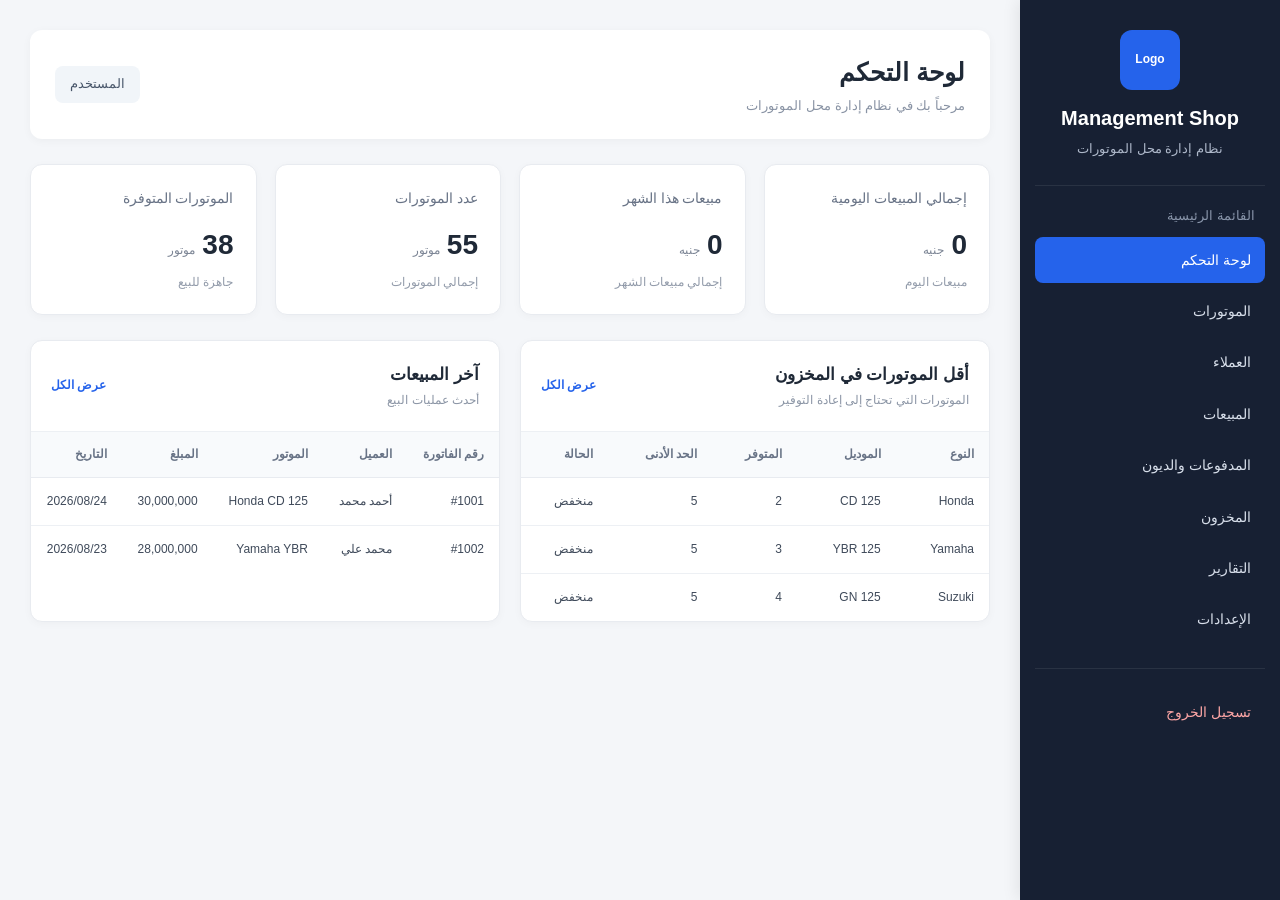
<file: index.html>
<!DOCTYPE html>
<html lang="ar" dir="rtl">

<head>
    <meta charset="UTF-8">
    <meta name="viewport" content="width=device-width, initial-scale=1.0">

    <title>لوحة التحكم - إدارة محل الموتورات</title>

    <link rel="stylesheet" href="style/index.css">
</head>

<body>

    <!-- =========================
         القائمة الجانبية
    ========================== -->

    <aside class="sidebar">

        <!-- معلومات المحل -->
        <div class="shop-info">

            <div class="logo">
                Logo
            </div>

            <h1>
                Management Shop
            </h1>

            <p>
                نظام إدارة محل الموتورات
            </p>

        </div>


        <!-- القائمة -->
        <nav class="dashboard">

            <h2>
                القائمة الرئيسية
            </h2>

            <ul>

                <li>
                    <a href="index.html">
                        لوحة التحكم
                    </a>
                </li>

                <li>
                    <a href="manger_mot.html">
                        الموتورات
                    </a>
                </li>

                <li>
                    <a href="manger_custemer.html">
                        العملاء
                    </a>
                </li>

                <li>
                    <a href="manger_sales.html">
                        المبيعات
                    </a>
                </li>

                <li>
                    <a href="manger_payments.html">
                        المدفوعات والديون
                    </a>
                </li>

                <li>
                    <a href="manger_inventory.html">
                        المخزون
                    </a>
                </li>

                <li>
                    <a href="manger_reports.html">
                        التقارير
                    </a>
                </li>

                <li>
                    <a href="sitting.html">
                        الإعدادات
                    </a>
                </li>

            </ul>


            <!-- تسجيل الخروج -->
            <div class="logout">

                <a href="#">
                    تسجيل الخروج
                </a>

            </div>

        </nav>

    </aside>


    <!-- =========================
         المحتوى الرئيسي
    ========================== -->

    <main class="main-content">


        <!-- رأس الصفحة -->

        <header class="page-header">

            <div>

                <h2>
                    لوحة التحكم
                </h2>

                <p>
                    مرحباً بك في نظام إدارة محل الموتورات
                </p>

            </div>


            <div class="user-info">

                <span>
                    المستخدم
                </span>

            </div>

        </header>


        <!-- =========================
             البطاقات الإحصائية
        ========================== -->

        <section class="statistics">

            <!-- المبيعات اليومية -->

            <article class="card">

                <div class="card-title">

                    <h3>
                        إجمالي المبيعات اليومية
                    </h3>

                </div>

                <div class="card-value">

                    <strong>
                        0
                    </strong>

                    <span>
                        جنيه
                    </span>

                </div>

                <p>
                    مبيعات اليوم
                </p>

            </article>


            <!-- مبيعات الشهر -->

            <article class="card">

                <div class="card-title">

                    <h3>
                        مبيعات هذا الشهر
                    </h3>

                </div>

                <div class="card-value">

                    <strong>
                        0
                    </strong>

                    <span>
                        جنيه
                    </span>

                </div>

                <p>
                    إجمالي مبيعات الشهر
                </p>

            </article>


            <!-- عدد الموتورات -->

            <article class="card">

                <div class="card-title">

                    <h3>
                        عدد الموتورات
                    </h3>

                </div>

                <div class="card-value">

                    <strong>
                        55
                    </strong>

                    <span>
                        موتور
                    </span>

                </div>

                <p>
                    إجمالي الموتورات
                </p>

            </article>


            <!-- الموتورات المتوفرة -->

            <article class="card">

                <div class="card-title">

                    <h3>
                        الموتورات المتوفرة
                    </h3>

                </div>

                <div class="card-value">

                    <strong>
                        38
                    </strong>

                    <span>
                        موتور
                    </span>

                </div>

                <p>
                    جاهزة للبيع
                </p>

            </article>

        </section>


        <!-- =========================
             محتوى لوحة التحكم
        ========================== -->

        <section class="dashboard-content">


            <!-- الموتورات قليلة المخزون -->

            <article class="dashboard-card">

                <div class="section-header">

                    <div>

                        <h2>
                            أقل الموتورات في المخزون
                        </h2>

                        <p>
                            الموتورات التي تحتاج إلى إعادة التوفير
                        </p>

                    </div>

                    <a href="manger_inventory.html">
                        عرض الكل
                    </a>

                </div>


                <!-- جدول الموتورات -->

                <div class="table-container">

                    <table>

                        <thead>

                            <tr>

                                <th>
                                    النوع
                                </th>

                                <th>
                                    الموديل
                                </th>

                                <th>
                                    المتوفر
                                </th>

                                <th>
                                    الحد الأدنى
                                </th>

                                <th>
                                    الحالة
                                </th>

                            </tr>

                        </thead>


                        <tbody>

                            <tr>

                                <td>
                                    Honda
                                </td>

                                <td>
                                    CD 125
                                </td>

                                <td>
                                    2
                                </td>

                                <td>
                                    5
                                </td>

                                <td>
                                    منخفض
                                </td>

                            </tr>


                            <tr>

                                <td>
                                    Yamaha
                                </td>

                                <td>
                                    YBR 125
                                </td>

                                <td>
                                    3
                                </td>

                                <td>
                                    5
                                </td>

                                <td>
                                    منخفض
                                </td>

                            </tr>


                            <tr>

                                <td>
                                    Suzuki
                                </td>

                                <td>
                                    GN 125
                                </td>

                                <td>
                                    4
                                </td>

                                <td>
                                    5
                                </td>

                                <td>
                                    منخفض
                                </td>

                            </tr>

                        </tbody>

                    </table>

                </div>

            </article>


            <!-- =========================
                 آخر المبيعات
            ========================== -->

            <article class="dashboard-card">

                <div class="section-header">

                    <div>

                        <h2>
                            آخر المبيعات
                        </h2>

                        <p>
                            أحدث عمليات البيع
                        </p>

                    </div>

                    <a href="manger_sales.html">
                        عرض الكل
                    </a>

                </div>


                <div class="table-container">

                    <table>

                        <thead>

                            <tr>

                                <th>
                                    رقم الفاتورة
                                </th>

                                <th>
                                    العميل
                                </th>

                                <th>
                                    الموتور
                                </th>

                                <th>
                                    المبلغ
                                </th>

                                <th>
                                    التاريخ
                                </th>

                            </tr>

                        </thead>


                        <tbody>

                            <tr>

                                <td>
                                    #1001
                                </td>

                                <td>
                                    أحمد محمد
                                </td>

                                <td>
                                    Honda CD 125
                                </td>

                                <td>
                                    30,000,000
                                </td>

                                <td>
                                    2026/08/24
                                </td>

                            </tr>


                            <tr>

                                <td>
                                    #1002
                                </td>

                                <td>
                                    محمد علي
                                </td>

                                <td>
                                    Yamaha YBR
                                </td>

                                <td>
                                    28,000,000
                                </td>

                                <td>
                                    2026/08/23
                                </td>

                            </tr>

                        </tbody>

                    </table>

                </div>

            </article>

        </section>

    </main>

</body>

</html>
</file>
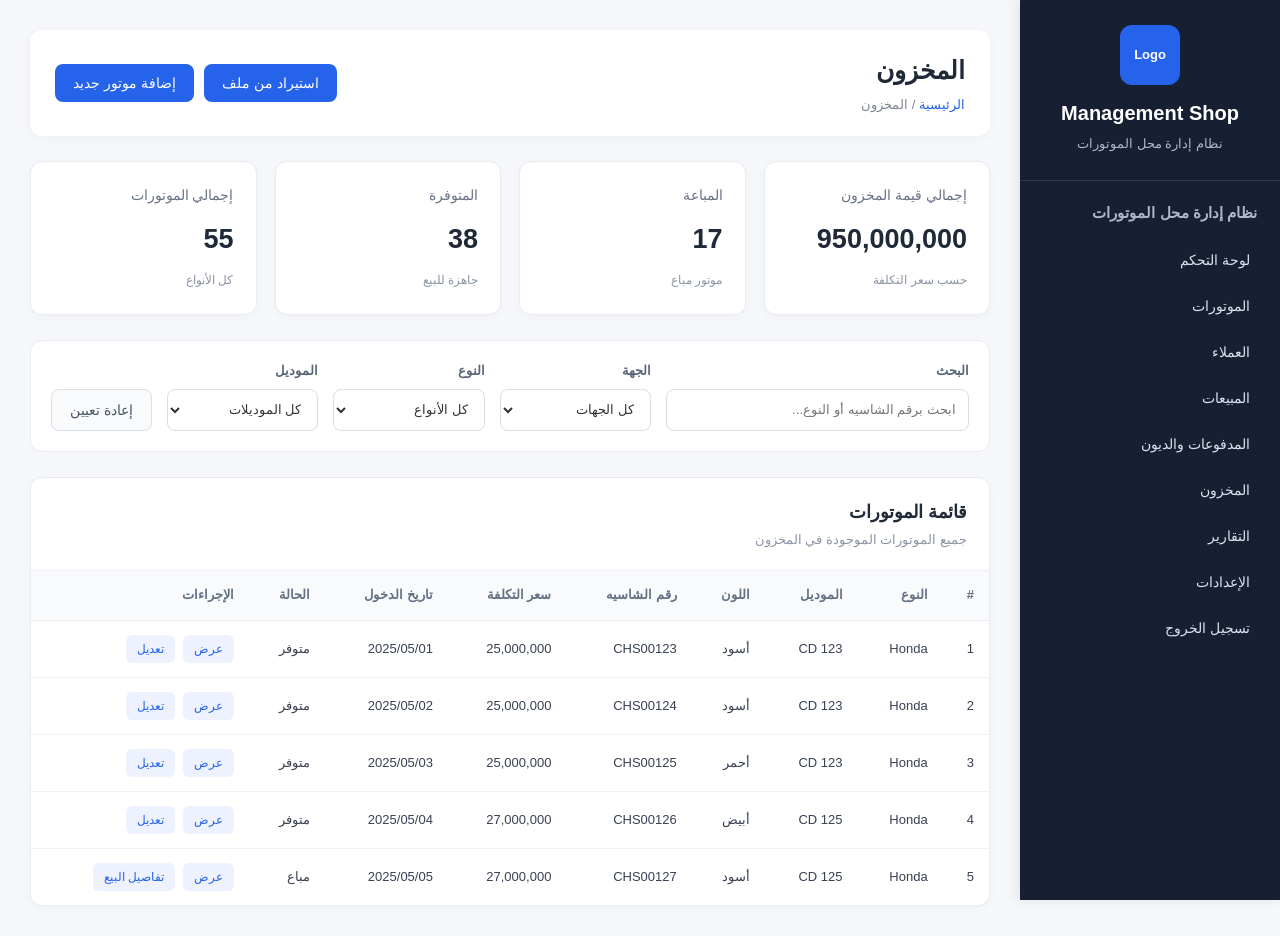
<file: manger_inventory.html>
<!DOCTYPE html>
<html lang="ar" dir="rtl">

<head>
    <meta charset="UTF-8">
    <meta name="viewport" content="width=device-width, initial-scale=1.0">
    <link rel="stylesheet" href="style/inventory.css">

    <title>إدارة محل الموتورات</title>
</head>

<body>

    <!-- =========================
         الصفحة الرئيسية
    ========================== -->
    <div class="home">

        <!-- معلومات المتجر -->
        <header class="shop-header">

            <div class="logo">
                <p>Logo</p>
            </div>

            <div class="shop-title">
                <h1>Management Shop</h1>
                <p>نظام إدارة محل الموتورات</p>
            </div>

        </header>


        <!-- =========================
             القائمة الجانبية
        ========================== -->
        <nav class="dashboard">

            <h2>نظام إدارة محل الموتورات</h2>

            <ul>

                <li>
                    <a href="index.html">
                        <button type="button">لوحة التحكم</button>
                    </a>
                </li>

                <li>
                    <a href="manger_mot.html">
                        <button type="button">الموتورات</button>
                    </a>
                </li>

                <li>
                    <a href="manger_custemer.html">
                        <button type="button">العملاء</button>
                    </a>
                </li>

                <li>
                    <a href="manger_sales.html">
                        <button type="button">المبيعات</button>
                    </a>
                </li>

                <li>
                    <a href="manger_payments.html">
                        <button type="button">المدفوعات والديون</button>
                    </a>
                </li>

                <li>
                    <a href="manger_inventory.html">
                        <button type="button">المخزون</button>
                    </a>
                </li>

                <li>
                    <a href="manger_reports.html">
                        <button type="button">التقارير</button>
                    </a>
                </li>

                <li>
                    <a href="sitting.html">
                        <button type="button">الإعدادات</button>
                    </a>
                </li>

                <li>
                    <a href="#">
                        <button type="button">تسجيل الخروج</button>
                    </a>
                </li>

            </ul>

        </nav>

    </div>


    <!-- =========================
         المحتوى الرئيسي
    ========================== -->
    <main>

        <!-- =========================
             عنوان الصفحة
        ========================== -->
        <header class="page-header">

            <div class="page-title">

                <h2>المخزون</h2>

                <p>
                    <a href="index.html">الرئيسية</a>
                    /
                    <span>المخزون</span>
                </p>

            </div>


            <!-- أزرار العمليات -->
            <div class="page-actions">

                <button type="button">
                    استيراد من ملف
                </button>

                <a href="section_move/add_mot.html">
                    <button type="button">
                    إضافة موتور جديد
                    </button>
              </a>

            </div>

        </header>


        <!-- =========================
             إحصائيات المخزون
        ========================== -->
        <section class="inventory-statistics">

            <!-- قيمة المخزون -->
            <article class="card">

                <h3>إجمالي قيمة المخزون</h3>

                <p>
                    950,000,000
                </p>

                <small>
                    حسب سعر التكلفة
                </small>

            </article>


            <!-- الموتورات المباعة -->
            <article class="card">

                <h3>المباعة</h3>

                <p>
                    17
                </p>

                <small>
                    موتور مباع
                </small>

            </article>


            <!-- الموتورات المتوفرة -->
            <article class="card">

                <h3>المتوفرة</h3>

                <p>
                    38
                </p>

                <small>
                    جاهزة للبيع
                </small>

            </article>


            <!-- إجمالي الموتورات -->
            <article class="card">

                <h3>إجمالي الموتورات</h3>

                <p>
                    55
                </p>

                <small>
                    كل الأنواع
                </small>

            </article>

        </section>


        <!-- =========================
             البحث والتصفية
        ========================== -->
        <section class="inventory-filter">

            <form>

                <!-- البحث -->
                <div class="search-box">

                    <label for="motor-search">
                        البحث
                    </label>

                    <input
                        type="search"
                        id="motor-search"
                        name="search"
                        placeholder="ابحث برقم الشاسيه أو النوع..."
                        aria-label="البحث عن موتور"
                    >

                </div>


                <!-- الجهة -->
                <div class="filter-box">

                    <label for="motor-source">
                        الجهة
                    </label>

                    <select
                        id="motor-source"
                        name="source"
                    >

                        <option value="">
                            كل الجهات
                        </option>

                        <option value="supplier-1">
                            المورد الأول
                        </option>

                        <option value="supplier-2">
                            المورد الثاني
                        </option>

                    </select>

                </div>


                <!-- النوع -->
                <div class="filter-box">

                    <label for="motor-type">
                        النوع
                    </label>

                    <select
                        id="motor-type"
                        name="type"
                    >

                        <option value="">
                            كل الأنواع
                        </option>

                        <option value="honda">
                            Honda
                        </option>

                        <option value="yamaha">
                            Yamaha
                        </option>

                        <option value="suzuki">
                            Suzuki
                        </option>

                    </select>

                </div>


                <!-- الموديل -->
                <div class="filter-box">

                    <label for="motor-model">
                        الموديل
                    </label>

                    <select
                        id="motor-model"
                        name="model"
                    >

                        <option value="">
                            كل الموديلات
                        </option>

                        <option value="cd-123">
                            CD 123
                        </option>

                        <option value="cd-125">
                            CD 125
                        </option>

                        <option value="cd-150">
                            CD 150
                        </option>

                    </select>

                </div>


                <!-- إعادة التعيين -->
                <div class="filter-action">

                    <button type="reset">
                        إعادة تعيين
                    </button>

                </div>

            </form>

        </section>


        <!-- =========================
             جدول المخزون
        ========================== -->
        <section class="inventory-table">

            <header>

                <h2>
                    قائمة الموتورات
                </h2>

                <p>
                    جميع الموتورات الموجودة في المخزون
                </p>

            </header>


            <table>

                <!-- رأس الجدول -->
                <thead>

                    <tr>

                        <th scope="col">#</th>

                        <th scope="col">
                            النوع
                        </th>

                        <th scope="col">
                            الموديل
                        </th>

                        <th scope="col">
                            اللون
                        </th>

                        <th scope="col">
                            رقم الشاسيه
                        </th>

                        <th scope="col">
                            سعر التكلفة
                        </th>

                        <th scope="col">
                            تاريخ الدخول
                        </th>

                        <th scope="col">
                            الحالة
                        </th>

                        <th scope="col">
                            الإجراءات
                        </th>

                    </tr>

                </thead>


                <!-- بيانات الموتورات -->
                <tbody>

                    <tr>

                        <td>1</td>

                        <td>Honda</td>

                        <td>CD 123</td>

                        <td>أسود</td>

                        <td>
                            CHS00123
                        </td>

                        <td>
                            25,000,000
                        </td>

                        <td>
                            2025/05/01
                        </td>

                        <td>
                            متوفر
                        </td>

                        <td>

                            <button type="button">
                                عرض
                            </button>

                            <button type="button">
                                تعديل
                            </button>

                        </td>

                    </tr>


                    <tr>

                        <td>2</td>

                        <td>Honda</td>

                        <td>CD 123</td>

                        <td>أسود</td>

                        <td>
                            CHS00124
                        </td>

                        <td>
                            25,000,000
                        </td>

                        <td>
                            2025/05/02
                        </td>

                        <td>
                            متوفر
                        </td>

                        <td>

                            <button type="button">
                                عرض
                            </button>

                            <button type="button">
                                تعديل
                            </button>

                        </td>

                    </tr>


                    <tr>

                        <td>3</td>

                        <td>Honda</td>

                        <td>CD 123</td>

                        <td>أحمر</td>

                        <td>
                            CHS00125
                        </td>

                        <td>
                            25,000,000
                        </td>

                        <td>
                            2025/05/03
                        </td>

                        <td>
                            متوفر
                        </td>

                        <td>

                            <button type="button">
                                عرض
                            </button>

                            <button type="button">
                                تعديل
                            </button>

                        </td>

                    </tr>


                    <tr>

                        <td>4</td>

                        <td>Honda</td>

                        <td>CD 125</td>

                        <td>أبيض</td>

                        <td>
                            CHS00126
                        </td>

                        <td>
                            27,000,000
                        </td>

                        <td>
                            2025/05/04
                        </td>

                        <td>
                            متوفر
                        </td>

                        <td>

                            <button type="button">
                                عرض
                            </button>

                            <button type="button">
                                تعديل
                            </button>

                        </td>

                    </tr>


                    <tr>

                        <td>5</td>

                        <td>Honda</td>

                        <td>CD 125</td>

                        <td>أسود</td>

                        <td>
                            CHS00127
                        </td>

                        <td>
                            27,000,000
                        </td>

                        <td>
                            2025/05/05
                        </td>

                        <td>
                            مباع
                        </td>

                        <td>

                            <button type="button">
                                عرض
                            </button>

                            <button type="button">
                                تفاصيل البيع
                            </button>

                        </td>

                    </tr>

                </tbody>

            </table>

        </section>

    </main>

</body>

</html>
</file>
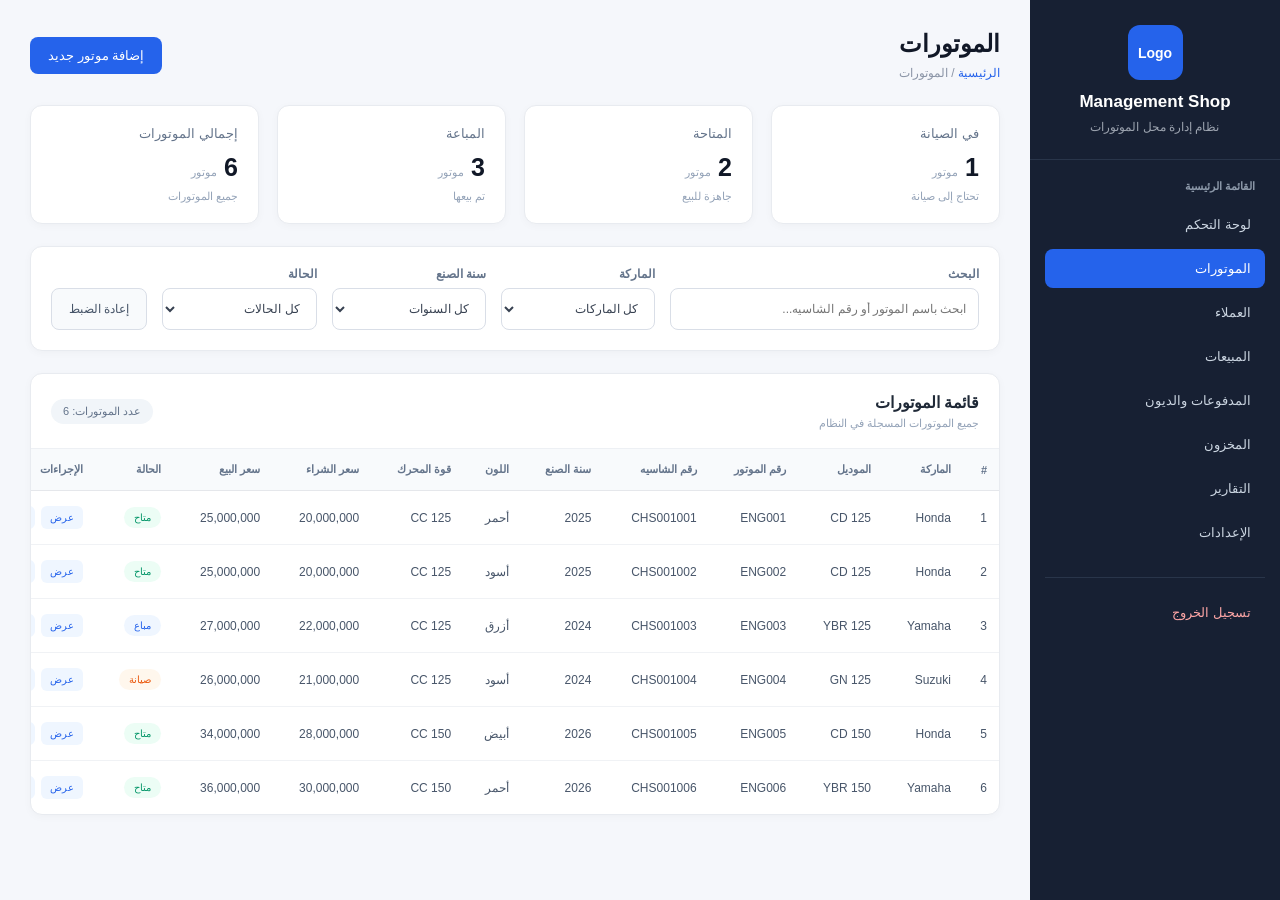
<file: manger_mot.html>
<!DOCTYPE html>
<html lang="ar" dir="rtl">

<head>

    <meta charset="UTF-8">

    <meta
        name="viewport"
        content="width=device-width, initial-scale=1.0"
    >

    <title>
        الموتورات - إدارة محل الموتورات
    </title>

    <link rel="stylesheet" href="style/mot.css">

</head>


<body>


    <!-- =================================
         Sidebar
    ================================== -->

    <aside class="sidebar">


        <!-- معلومات المحل -->

        <div class="shop-info">

            <div class="logo">
                Logo
            </div>

            <h1>
                Management Shop
            </h1>

            <p>
                نظام إدارة محل الموتورات
            </p>

        </div>


        <!-- القائمة -->

        <nav class="dashboard">

            <h2>
                القائمة الرئيسية
            </h2>

            <ul>

                <li>
                    <a href="index.html">
                        لوحة التحكم
                    </a>
                </li>

                <li>
                    <a href="manger_mot.html">
                        الموتورات
                    </a>
                </li>

                <li>
                    <a href="manger_custemer.html">
                        العملاء
                    </a>
                </li>

                <li>
                    <a href="manger_sales.html">
                        المبيعات
                    </a>
                </li>

                <li>
                    <a href="manger_payments.html">
                        المدفوعات والديون
                    </a>
                </li>

                <li>
                    <a href="manger_inventory.html">
                        المخزون
                    </a>
                </li>

                <li>
                    <a href="manger_reports.html">
                        التقارير
                    </a>
                </li>

                <li>
                    <a href="sitting.html">
                        الإعدادات
                    </a>
                </li>

            </ul>


            <!-- تسجيل الخروج -->

            <div class="logout">

                <a href="#">
                    تسجيل الخروج
                </a>

            </div>

        </nav>

    </aside>



    <!-- =================================
         Main Content
    ================================== -->

    <main class="main-content">


        <!-- =================================
             Page Header
        ================================== -->

        <header class="page-header">

            <div>

                <h2>
                    الموتورات
                </h2>

                <p>

                    <a href="index.html">
                        الرئيسية
                    </a>

                    /

                    الموتورات

                </p>

            </div>


            <div class="page-actions">

               <a href="section_move/add_mot.html">
                    <button type="button">
                    إضافة موتور جديد
                    </button>
              </a>

            </div>

        </header>



        <!-- =================================
             Statistics
        ================================== -->

        <section class="motor-statistics">


            <!-- الصيانة -->

            <article class="card">

                <div class="card-title">

                    <h3>
                        في الصيانة
                    </h3>

                </div>

                <div class="card-value">

                    <strong>
                        1
                    </strong>

                    <span>
                        موتور
                    </span>

                </div>

                <p>
                    تحتاج إلى صيانة
                </p>

            </article>


            <!-- المتاحة -->

            <article class="card">

                <div class="card-title">

                    <h3>
                        المتاحة
                    </h3>

                </div>

                <div class="card-value">

                    <strong>
                        2
                    </strong>

                    <span>
                        موتور
                    </span>

                </div>

                <p>
                    جاهزة للبيع
                </p>

            </article>


            <!-- المباعة -->

            <article class="card">

                <div class="card-title">

                    <h3>
                        المباعة
                    </h3>

                </div>

                <div class="card-value">

                    <strong>
                        3
                    </strong>

                    <span>
                        موتور
                    </span>

                </div>

                <p>
                    تم بيعها
                </p>

            </article>


            <!-- الإجمالي -->

            <article class="card">

                <div class="card-title">

                    <h3>
                        إجمالي الموتورات
                    </h3>

                </div>

                <div class="card-value">

                    <strong>
                        6
                    </strong>

                    <span>
                        موتور
                    </span>

                </div>

                <p>
                    جميع الموتورات
                </p>

            </article>


        </section>



        <!-- =================================
             Search & Filters
        ================================== -->

        <section class="motor-filter">


            <form>


                <!-- البحث -->

                <div class="search-box">

                    <label for="motor-search">
                        البحث
                    </label>

                    <input
                        type="search"
                        id="motor-search"
                        name="search"
                        placeholder="ابحث باسم الموتور أو رقم الشاسيه..."
                    >

                </div>



                <!-- الماركة -->

                <div class="filter-box">

                    <label for="motor-brand">
                        الماركة
                    </label>

                    <select
                        id="motor-brand"
                        name="brand"
                    >

                        <option value="">
                            كل الماركات
                        </option>

                        <option value="honda">
                            Honda
                        </option>

                        <option value="yamaha">
                            Yamaha
                        </option>

                        <option value="suzuki">
                            Suzuki
                        </option>

                    </select>

                </div>



                <!-- سنة الصنع -->

                <div class="filter-box">

                    <label for="motor-year">
                        سنة الصنع
                    </label>

                    <select
                        id="motor-year"
                        name="year"
                    >

                        <option value="">
                            كل السنوات
                        </option>

                        <option value="2026">
                            2026
                        </option>

                        <option value="2025">
                            2025
                        </option>

                        <option value="2024">
                            2024
                        </option>

                        <option value="2023">
                            2023
                        </option>

                    </select>

                </div>



                <!-- الحالة -->

                <div class="filter-box">

                    <label for="motor-status">
                        الحالة
                    </label>

                    <select
                        id="motor-status"
                        name="status"
                    >

                        <option value="">
                            كل الحالات
                        </option>

                        <option value="available">
                            متاح
                        </option>

                        <option value="sold">
                            مباع
                        </option>

                        <option value="maintenance">
                            صيانة
                        </option>

                    </select>

                </div>



                <!-- إعادة الضبط -->

                <div class="filter-action">

                    <button type="reset">
                        إعادة الضبط
                    </button>

                </div>


            </form>

        </section>



        <!-- =================================
             Motors Table
        ================================== -->

        <section class="dashboard-card motor-table">


            <!-- عنوان الجدول -->

            <div class="section-header">

                <div>

                    <h2>
                        قائمة الموتورات
                    </h2>

                    <p>
                        جميع الموتورات المسجلة في النظام
                    </p>

                </div>


                <span>
                    عدد الموتورات: 6
                </span>

            </div>



            <!-- الجدول -->

            <div class="table-container">

                <table>


                    <!-- رأس الجدول -->

                    <thead>

                        <tr>

                            <th scope="col">
                                #
                            </th>

                            <th scope="col">
                                الماركة
                            </th>

                            <th scope="col">
                                الموديل
                            </th>

                            <th scope="col">
                                رقم الموتور
                            </th>

                            <th scope="col">
                                رقم الشاسيه
                            </th>

                            <th scope="col">
                                سنة الصنع
                            </th>

                            <th scope="col">
                                اللون
                            </th>

                            <th scope="col">
                                قوة المحرك
                            </th>

                            <th scope="col">
                                سعر الشراء
                            </th>

                            <th scope="col">
                                سعر البيع
                            </th>

                            <th scope="col">
                                الحالة
                            </th>

                            <th scope="col">
                                الإجراءات
                            </th>

                        </tr>

                    </thead>



                    <!-- بيانات الموتورات -->

                    <tbody>


                        <!-- Motor 1 -->

                        <tr>

                            <td>
                                1
                            </td>

                            <td>
                                Honda
                            </td>

                            <td>
                                CD 125
                            </td>

                            <td>
                                ENG001
                            </td>

                            <td>
                                CHS001001
                            </td>

                            <td>
                                2025
                            </td>

                            <td>
                                أحمر
                            </td>

                            <td>
                                125 CC
                            </td>

                            <td>
                                20,000,000
                            </td>

                            <td>
                                25,000,000
                            </td>

                            <td>

                                <span class="status available">
                                    متاح
                                </span>

                            </td>

                            <td>

                                <button type="button">
                                    عرض
                                </button>

                                <button type="button">
                                    تعديل
                                </button>

                                <button type="button">
                                    طباعة
                                </button>

                            </td>

                        </tr>



                        <!-- Motor 2 -->

                        <tr>

                            <td>
                                2
                            </td>

                            <td>
                                Honda
                            </td>

                            <td>
                                CD 125
                            </td>

                            <td>
                                ENG002
                            </td>

                            <td>
                                CHS001002
                            </td>

                            <td>
                                2025
                            </td>

                            <td>
                                أسود
                            </td>

                            <td>
                                125 CC
                            </td>

                            <td>
                                20,000,000
                            </td>

                            <td>
                                25,000,000
                            </td>

                            <td>

                                <span class="status available">
                                    متاح
                                </span>

                            </td>

                            <td>

                                <button type="button">
                                    عرض
                                </button>

                                <button type="button">
                                    تعديل
                                </button>

                                <button type="button">
                                    طباعة
                                </button>

                            </td>

                        </tr>



                        <!-- Motor 3 -->

                        <tr>

                            <td>
                                3
                            </td>

                            <td>
                                Yamaha
                            </td>

                            <td>
                                YBR 125
                            </td>

                            <td>
                                ENG003
                            </td>

                            <td>
                                CHS001003
                            </td>

                            <td>
                                2024
                            </td>

                            <td>
                                أزرق
                            </td>

                            <td>
                                125 CC
                            </td>

                            <td>
                                22,000,000
                            </td>

                            <td>
                                27,000,000
                            </td>

                            <td>

                                <span class="status sold">
                                    مباع
                                </span>

                            </td>

                            <td>

                                <button type="button">
                                    عرض
                                </button>

                                <button type="button">
                                    تفاصيل البيع
                                </button>

                            </td>

                        </tr>



                        <!-- Motor 4 -->

                        <tr>

                            <td>
                                4
                            </td>

                            <td>
                                Suzuki
                            </td>

                            <td>
                                GN 125
                            </td>

                            <td>
                                ENG004
                            </td>

                            <td>
                                CHS001004
                            </td>

                            <td>
                                2024
                            </td>

                            <td>
                                أسود
                            </td>

                            <td>
                                125 CC
                            </td>

                            <td>
                                21,000,000
                            </td>

                            <td>
                                26,000,000
                            </td>

                            <td>

                                <span class="status maintenance">
                                    صيانة
                                </span>

                            </td>

                            <td>

                                <button type="button">
                                    عرض
                                </button>

                                <button type="button">
                                    تعديل
                                </button>

                            </td>

                        </tr>



                        <!-- Motor 5 -->

                        <tr>

                            <td>
                                5
                            </td>

                            <td>
                                Honda
                            </td>

                            <td>
                                CD 150
                            </td>

                            <td>
                                ENG005
                            </td>

                            <td>
                                CHS001005
                            </td>

                            <td>
                                2026
                            </td>

                            <td>
                                أبيض
                            </td>

                            <td>
                                150 CC
                            </td>

                            <td>
                                28,000,000
                            </td>

                            <td>
                                34,000,000
                            </td>

                            <td>

                                <span class="status available">
                                    متاح
                                </span>

                            </td>

                            <td>

                                <button type="button">
                                    عرض
                                </button>

                                <button type="button">
                                    تعديل
                                </button>

                                <button type="button">
                                    طباعة
                                </button>

                            </td>

                        </tr>



                        <!-- Motor 6 -->

                        <tr>

                            <td>
                                6
                            </td>

                            <td>
                                Yamaha
                            </td>

                            <td>
                                YBR 150
                            </td>

                            <td>
                                ENG006
                            </td>

                            <td>
                                CHS001006
                            </td>

                            <td>
                                2026
                            </td>

                            <td>
                                أحمر
                            </td>

                            <td>
                                150 CC
                            </td>

                            <td>
                                30,000,000
                            </td>

                            <td>
                                36,000,000
                            </td>

                            <td>

                                <span class="status available">
                                    متاح
                                </span>

                            </td>

                            <td>

                                <button type="button">
                                    عرض
                                </button>

                                <button type="button">
                                    تعديل
                                </button>

                                <button type="button">
                                    طباعة
                                </button>

                            </td>

                        </tr>


                    </tbody>

                </table>

            </div>

        </section>


    </main>


</body>

</html>
</file>
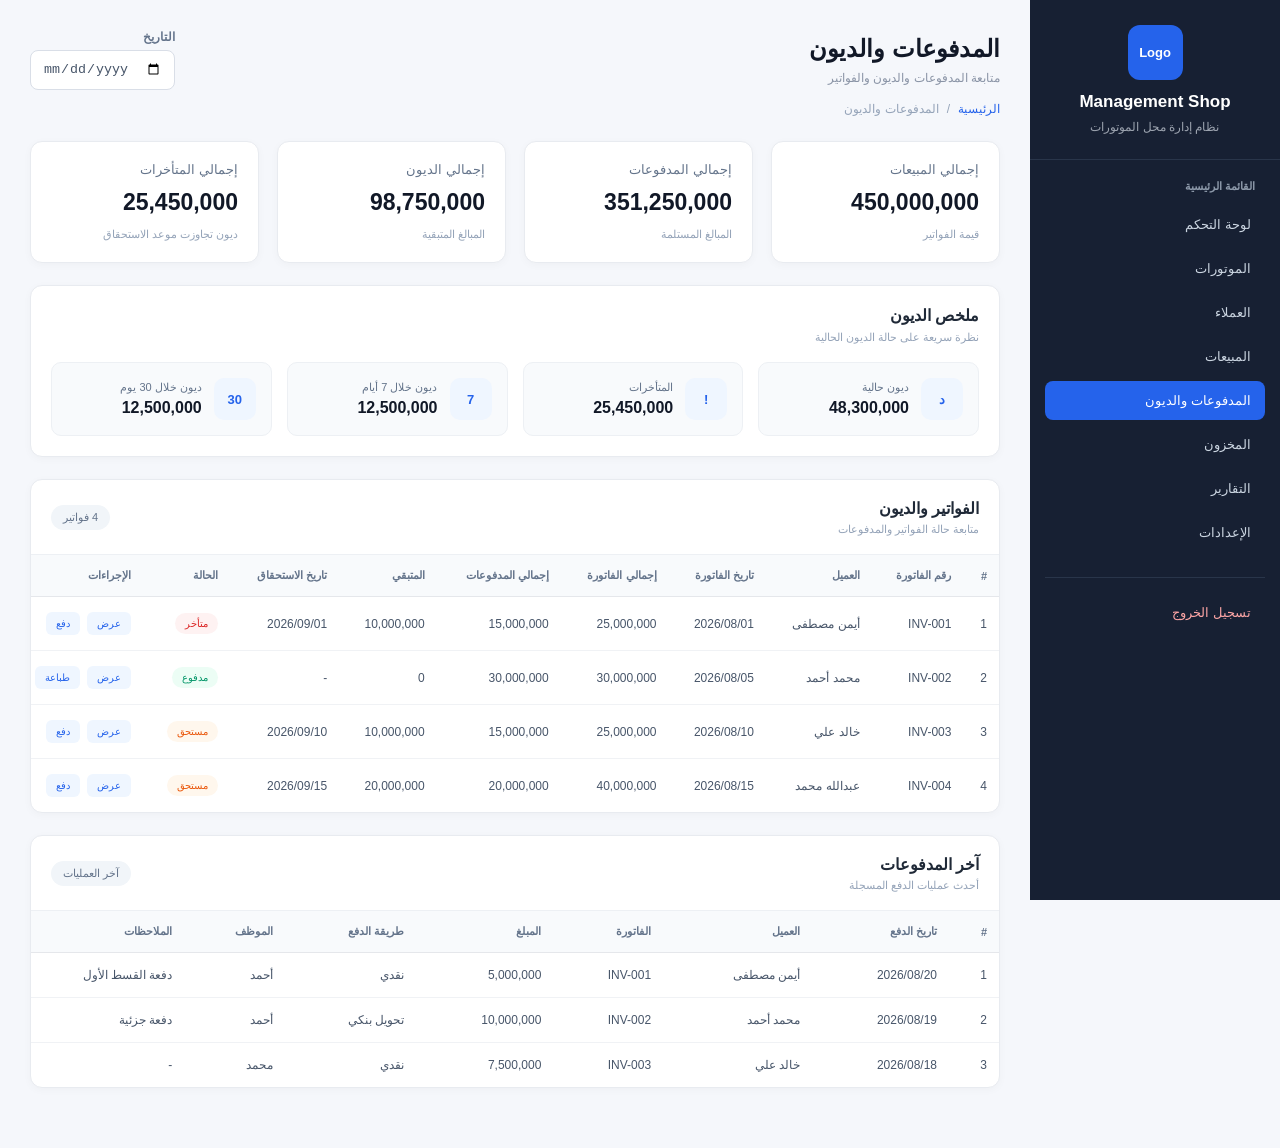
<file: manger_payments.html>
<!DOCTYPE html>
<html lang="ar" dir="rtl">

<head>

    <meta charset="UTF-8">

    <meta
        name="viewport"
        content="width=device-width, initial-scale=1.0"
    >

    <title>
        المدفوعات والديون - إدارة محل الموتورات
    </title>

    <link rel="stylesheet" href="style/payments.css">

</head>


<body>


    <!-- =========================================
         SIDEBAR
    ========================================== -->

    <aside class="sidebar">

        <div class="shop-info">

            <div class="logo">
                Logo
            </div>

            <h1>
                Management Shop
            </h1>

            <p>
                نظام إدارة محل الموتورات
            </p>

        </div>


        <nav class="dashboard">

            <h2>
                القائمة الرئيسية
            </h2>

            <ul>

                <li>
                    <a href="index.html">
                        لوحة التحكم
                    </a>
                </li>

                <li>
                    <a href="manger_mot.html">
                        الموتورات
                    </a>
                </li>

                <li>
                    <a href="manger_custemer.html">
                        العملاء
                    </a>
                </li>

                <li>
                    <a href="manger_sales.html">
                        المبيعات
                    </a>
                </li>

                <li class="active">
                    <a href="manger_payments.html">
                        المدفوعات والديون
                    </a>
                </li>

                <li>
                    <a href="manger_inventory.html">
                        المخزون
                    </a>
                </li>

                <li>
                    <a href="manger_reports.html">
                        التقارير
                    </a>
                </li>

                <li>
                    <a href="sitting.html">
                        الإعدادات
                    </a>
                </li>

            </ul>


            <div class="logout">

                <a href="#">
                    تسجيل الخروج
                </a>

            </div>

        </nav>

    </aside>



    <!-- =========================================
         MAIN CONTENT
    ========================================== -->

    <main class="main-content">


        <!-- =========================================
             PAGE HEADER
        ========================================== -->

        <header class="page-header">

            <div>

                <h2>
                    المدفوعات والديون
                </h2>

                <p>
                    متابعة المدفوعات والديون والفواتير
                </p>

            </div>


            <div class="page-date">

                <label for="payment-date">
                    التاريخ
                </label>

                <input
                    type="date"
                    id="payment-date"
                >

            </div>

        </header>



        <!-- =========================================
             BREADCRUMB
        ========================================== -->

        <div class="breadcrumb">

            <a href="index.html">
                الرئيسية
            </a>

            <span>
                /
            </span>

            <span>
                المدفوعات والديون
            </span>

        </div>



        <!-- =========================================
             FINANCIAL CARDS
        ========================================== -->

        <section class="payment-statistics">


            <!-- إجمالي المبيعات -->

            <article class="card">

                <p class="card-label">
                    إجمالي المبيعات
                </p>

                <h3>
                    450,000,000
                </h3>

                <span>
                    قيمة الفواتير
                </span>

            </article>


            <!-- إجمالي المدفوعات -->

            <article class="card">

                <p class="card-label">
                    إجمالي المدفوعات
                </p>

                <h3>
                    351,250,000
                </h3>

                <span>
                    المبالغ المستلمة
                </span>

            </article>


            <!-- إجمالي الديون -->

            <article class="card">

                <p class="card-label">
                    إجمالي الديون
                </p>

                <h3>
                    98,750,000
                </h3>

                <span>
                    المبالغ المتبقية
                </span>

            </article>


            <!-- إجمالي المتأخرات -->

            <article class="card">

                <p class="card-label">
                    إجمالي المتأخرات
                </p>

                <h3>
                    25,450,000
                </h3>

                <span>
                    ديون تجاوزت موعد الاستحقاق
                </span>

            </article>


        </section>



        <!-- =========================================
             DEBT SUMMARY
        ========================================== -->

        <section class="debt-summary">


            <div class="summary-title">

                <h2>
                    ملخص الديون
                </h2>

                <p>
                    نظرة سريعة على حالة الديون الحالية
                </p>

            </div>


            <div class="debt-cards">


                <!-- الديون الحالية -->

                <article class="debt-card">

                    <div class="debt-icon">
                        د
                    </div>

                    <div>

                        <p>
                            ديون حالية
                        </p>

                        <strong>
                            48,300,000
                        </strong>

                    </div>

                </article>



                <!-- المتأخرات -->

                <article class="debt-card">

                    <div class="debt-icon">
                        !
                    </div>

                    <div>

                        <p>
                            المتأخرات
                        </p>

                        <strong>
                            25,450,000
                        </strong>

                    </div>

                </article>



                <!-- خلال 7 أيام -->

                <article class="debt-card">

                    <div class="debt-icon">
                        7
                    </div>

                    <div>

                        <p>
                            ديون خلال 7 أيام
                        </p>

                        <strong>
                            12,500,000
                        </strong>

                    </div>

                </article>



                <!-- خلال 30 يوم -->

                <article class="debt-card">

                    <div class="debt-icon">
                        30
                    </div>

                    <div>

                        <p>
                            ديون خلال 30 يوم
                        </p>

                        <strong>
                            12,500,000
                        </strong>

                    </div>

                </article>


            </div>

        </section>



        <!-- =========================================
             INVOICES
        ========================================== -->

        <section class="dashboard-card payments-table">


            <div class="section-header">

                <div>

                    <h2>
                        الفواتير والديون
                    </h2>

                    <p>
                        متابعة حالة الفواتير والمدفوعات
                    </p>

                </div>


                <span>
                    4 فواتير
                </span>

            </div>



            <div class="table-container">

                <table>

                    <thead>

                        <tr>

                            <th>#</th>

                            <th>
                                رقم الفاتورة
                            </th>

                            <th>
                                العميل
                            </th>

                            <th>
                                تاريخ الفاتورة
                            </th>

                            <th>
                                إجمالي الفاتورة
                            </th>

                            <th>
                                إجمالي المدفوعات
                            </th>

                            <th>
                                المتبقي
                            </th>

                            <th>
                                تاريخ الاستحقاق
                            </th>

                            <th>
                                الحالة
                            </th>

                            <th>
                                الإجراءات
                            </th>

                        </tr>

                    </thead>


                    <tbody>


                        <tr>

                            <td>
                                1
                            </td>

                            <td>
                                INV-001
                            </td>

                            <td>
                                أيمن مصطفى
                            </td>

                            <td>
                                2026/08/01
                            </td>

                            <td>
                                25,000,000
                            </td>

                            <td>
                                15,000,000
                            </td>

                            <td>
                                10,000,000
                            </td>

                            <td>
                                2026/09/01
                            </td>

                            <td>

                                <span class="status overdue">
                                    متأخر
                                </span>

                            </td>

                            <td>

                                <button>
                                    عرض
                                </button>

                                <button>
                                    دفع
                                </button>

                            </td>

                        </tr>



                        <tr>

                            <td>
                                2
                            </td>

                            <td>
                                INV-002
                            </td>

                            <td>
                                محمد أحمد
                            </td>

                            <td>
                                2026/08/05
                            </td>

                            <td>
                                30,000,000
                            </td>

                            <td>
                                30,000,000
                            </td>

                            <td>
                                0
                            </td>

                            <td>
                                -
                            </td>

                            <td>

                                <span class="status paid">
                                    مدفوع
                                </span>

                            </td>

                            <td>

                                <button>
                                    عرض
                                </button>

                                <button>
                                    طباعة
                                </button>

                            </td>

                        </tr>



                        <tr>

                            <td>
                                3
                            </td>

                            <td>
                                INV-003
                            </td>

                            <td>
                                خالد علي
                            </td>

                            <td>
                                2026/08/10
                            </td>

                            <td>
                                25,000,000
                            </td>

                            <td>
                                15,000,000
                            </td>

                            <td>
                                10,000,000
                            </td>

                            <td>
                                2026/09/10
                            </td>

                            <td>

                                <span class="status pending">
                                    مستحق
                                </span>

                            </td>

                            <td>

                                <button>
                                    عرض
                                </button>

                                <button>
                                    دفع
                                </button>

                            </td>

                        </tr>



                        <tr>

                            <td>
                                4
                            </td>

                            <td>
                                INV-004
                            </td>

                            <td>
                                عبدالله محمد
                            </td>

                            <td>
                                2026/08/15
                            </td>

                            <td>
                                40,000,000
                            </td>

                            <td>
                                20,000,000
                            </td>

                            <td>
                                20,000,000
                            </td>

                            <td>
                                2026/09/15
                            </td>

                            <td>

                                <span class="status pending">
                                    مستحق
                                </span>

                            </td>

                            <td>

                                <button>
                                    عرض
                                </button>

                                <button>
                                    دفع
                                </button>

                            </td>

                        </tr>


                    </tbody>

                </table>

            </div>

        </section>



        <!-- =========================================
             RECENT PAYMENTS
        ========================================== -->

        <section class="dashboard-card recent-payments">


            <div class="section-header">

                <div>

                    <h2>
                        آخر المدفوعات
                    </h2>

                    <p>
                        أحدث عمليات الدفع المسجلة
                    </p>

                </div>


                <span>
                    آخر العمليات
                </span>

            </div>



            <div class="table-container">

                <table>

                    <thead>

                        <tr>

                            <th>#</th>

                            <th>
                                تاريخ الدفع
                            </th>

                            <th>
                                العميل
                            </th>

                            <th>
                                الفاتورة
                            </th>

                            <th>
                                المبلغ
                            </th>

                            <th>
                                طريقة الدفع
                            </th>

                            <th>
                                الموظف
                            </th>

                            <th>
                                الملاحظات
                            </th>

                        </tr>

                    </thead>


                    <tbody>

                        <tr>

                            <td>
                                1
                            </td>

                            <td>
                                2026/08/20
                            </td>

                            <td>
                                أيمن مصطفى
                            </td>

                            <td>
                                INV-001
                            </td>

                            <td>
                                5,000,000
                            </td>

                            <td>
                                نقدي
                            </td>

                            <td>
                                أحمد
                            </td>

                            <td>
                                دفعة القسط الأول
                            </td>

                        </tr>


                        <tr>

                            <td>
                                2
                            </td>

                            <td>
                                2026/08/19
                            </td>

                            <td>
                                محمد أحمد
                            </td>

                            <td>
                                INV-002
                            </td>

                            <td>
                                10,000,000
                            </td>

                            <td>
                                تحويل بنكي
                            </td>

                            <td>
                                أحمد
                            </td>

                            <td>
                                دفعة جزئية
                            </td>

                        </tr>


                        <tr>

                            <td>
                                3
                            </td>

                            <td>
                                2026/08/18
                            </td>

                            <td>
                                خالد علي
                            </td>

                            <td>
                                INV-003
                            </td>

                            <td>
                                7,500,000
                            </td>

                            <td>
                                نقدي
                            </td>

                            <td>
                                محمد
                            </td>

                            <td>
                                -
                            </td>

                        </tr>

                    </tbody>

                </table>

            </div>

        </section>


    </main>


</body>

</html>
</file>
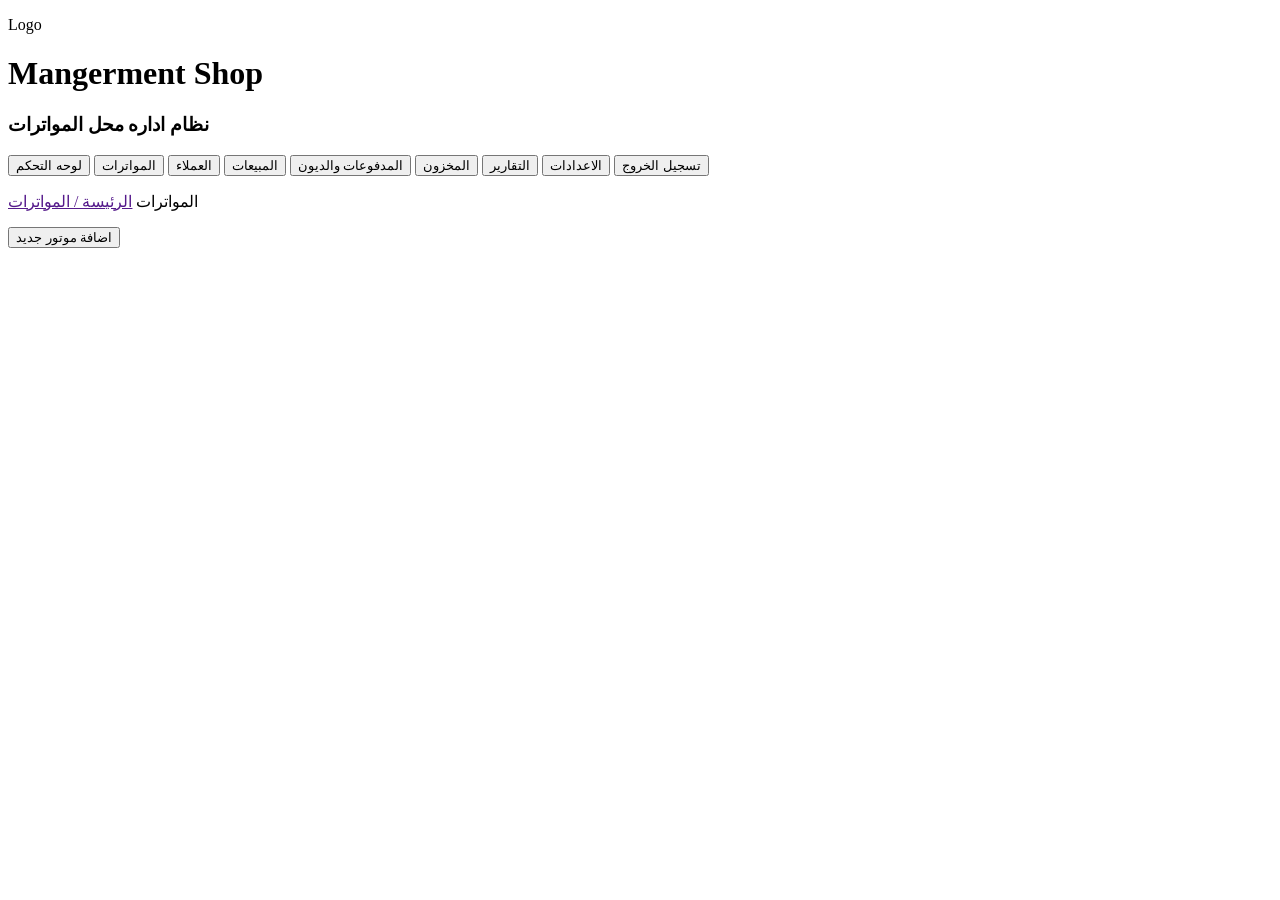
<file: manger_reports.html>
<!DOCTYPE html>
<html lang="en">
<head>
    <meta charset="UTF-8">
    <meta name="viewport" content="width=device-width, initial-scale=1.0">
    <title>Document</title>
</head>
<body>
    
    <div class="home">
        <div>
            <p>Logo </p>
            <h1> Mangerment Shop</h1>
        </div>
        <div class="dashBoard">
            <h3>
                نظام اداره محل المواترات
            </h3>
            <a href="index.html"><button>لوحه التحكم</button></a>
            <a href="manger_mot.html"><button> المواترات</button></a>
            <a href="manger_custemer.html"> <button > العملاء</button></a>
            <a href="manger_inventory.html"><button> المبيعات</button></a>
            <a href="manger_custemer.html"><button>المدفوعات والديون</button></a>
            <a href="manger_payments.html"></a><button>المخزون</button></a>
            <a href="manger_reports.html"></a><button>التقارير</button></a>
            <!-- <button>الفواتير</button> -->
            <a href="sitting.html"><button>الاعدادات</button></a>
            <a href="#"><button>تسجيل الخروج</button></a>
        </div>
    </div>

    <div class="">
        <p>المواترات
            <a href="">الرئيسة  / المواترات</a>
        </p>
        <button>اضافة موتور جديد</button>


    </div>
       
</body>
</html>
</file>
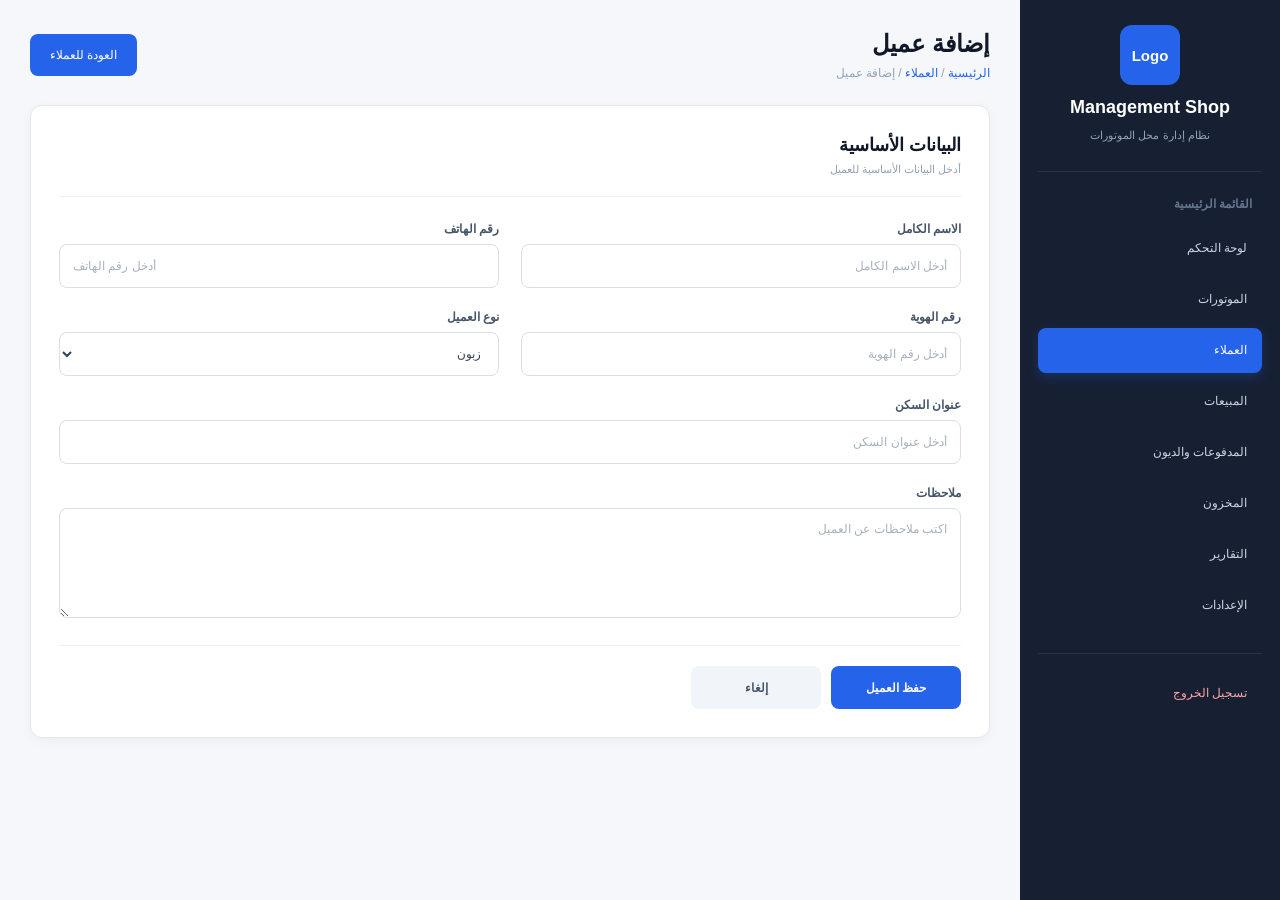
<file: section_move/add_custemer.html>
<!DOCTYPE html>
<html lang="ar" dir="rtl">

<head>

    <meta charset="UTF-8">

    <meta
        name="viewport"
        content="width=device-width, initial-scale=1.0"
    >

    <link
        rel="stylesheet"
        href="../style/add_custemer.css"
    >

    <title>
        إضافة عميل - إدارة محل الموتورات
    </title>

</head>


<body>


    <!-- =================================
         Sidebar
    ================================== -->

    <aside class="sidebar">


        <!-- معلومات المحل -->

        <div class="shop-info">

            <div class="logo">
                Logo
            </div>

            <h1>
                Management Shop
            </h1>

            <p>
                نظام إدارة محل الموتورات
            </p>

        </div>


        <!-- القائمة الرئيسية -->

        <nav class="dashboard">

            <h2>
                القائمة الرئيسية
            </h2>


            <ul>

                <li>
                    <a href="../index.html">
                        لوحة التحكم
                    </a>
                </li>


                <li>
                    <a href="../manger_mot.html">
                        الموتورات
                    </a>
                </li>


                <li>
                    <a href="../manger_custemer.html">
                        العملاء
                    </a>
                </li>


                <li>
                    <a href="../manger_sales.html">
                        المبيعات
                    </a>
                </li>


                <li>
                    <a href="../manger_payments.html">
                        المدفوعات والديون
                    </a>
                </li>


                <li>
                    <a href="../manger_inventory.html">
                        المخزون
                    </a>
                </li>


                <li>
                    <a href="../manger_reports.html">
                        التقارير
                    </a>
                </li>


                <li>
                    <a href="../sitting.html">
                        الإعدادات
                    </a>
                </li>

            </ul>


            <!-- تسجيل الخروج -->

            <div class="logout">

                <a href="#">
                    تسجيل الخروج
                </a>

            </div>

        </nav>

    </aside>



    <!-- =================================
         Main Content
    ================================== -->

    <main class="main-content">


        <!-- =================================
             Page Header
        ================================== -->

        <header class="page-header">


            <div>

                <h2>
                    إضافة عميل
                </h2>


                <p>

                    <a href="index.html">
                        الرئيسية
                    </a>

                    /

                    <a href="manger_custemer.html">
                        العملاء
                    </a>

                    /

                    إضافة عميل

                </p>

            </div>


            <div class="page-actions">

                <a href="../manger_custemer.html">
                    <button type="button" >
                      العودة للعملاء
                    </button>
                </a>

            </div>

        </header>



        <!-- =================================
             Customer Form
        ================================== -->

        <section class="customer-form-card">


            <!-- عنوان القسم -->

            <div class="section-title">

                <h1>
                    البيانات الأساسية
                </h1>

                <p>
                    أدخل البيانات الأساسية للعميل
                </p>

            </div>



            <!-- نموذج العميل -->

            <form
                class="customer-form"
                action=""
                method="post"
            >


                <!-- الاسم -->

                <div class="form-group">

                    <label for="customer-name">
                        الاسم الكامل
                    </label>

                    <input
                        id="customer-name"
                        name="customer_name"
                        type="text"
                        placeholder="أدخل الاسم الكامل"
                    >

                </div>



                <!-- الهاتف -->

                <div class="form-group">

                    <label for="customer-phone">
                        رقم الهاتف
                    </label>

                    <input
                        id="customer-phone"
                        name="customer_phone"
                        type="tel"
                        placeholder="أدخل رقم الهاتف"
                    >

                </div>



                <!-- الهوية -->

                <div class="form-group">

                    <label for="customer-id">
                        رقم الهوية
                    </label>

                    <input
                        id="customer-id"
                        name="customer_id"
                        type="text"
                        placeholder="أدخل رقم الهوية"
                    >

                </div>



                <!-- نوع العميل -->

                <div class="form-group">

                    <label for="customer-type">
                        نوع العميل
                    </label>

                    <select
                        id="customer-type"
                        name="customer_type"
                    >

                        <option value="customer">
                            زبون
                        </option>

                        <option value="client">
                            عميل
                        </option>

                    </select>

                </div>



                <!-- عنوان السكن -->

                <div class="form-group full-width">

                    <label for="customer-address">
                        عنوان السكن
                    </label>

                    <input
                        id="customer-address"
                        name="customer_address"
                        type="text"
                        placeholder="أدخل عنوان السكن"
                    >

                </div>



                <!-- ملاحظات -->

                <div class="form-group full-width">

                    <label for="customer-notes">
                        ملاحظات
                    </label>

                    <textarea
                        id="customer-notes"
                        name="customer_notes"
                        placeholder="اكتب ملاحظات عن العميل"
                    ></textarea>

                </div>



                <!-- أزرار -->

                <div class="form-actions">

                    <button
                        type="submit"
                        class="save-btn"
                    >
                        حفظ العميل
                    </button>


                    <button
                        type="button"
                        class="cancel-btn"
                    >
                        إلغاء
                    </button>

                </div>


            </form>

        </section>


    </main>


</body>

</html>
</file>
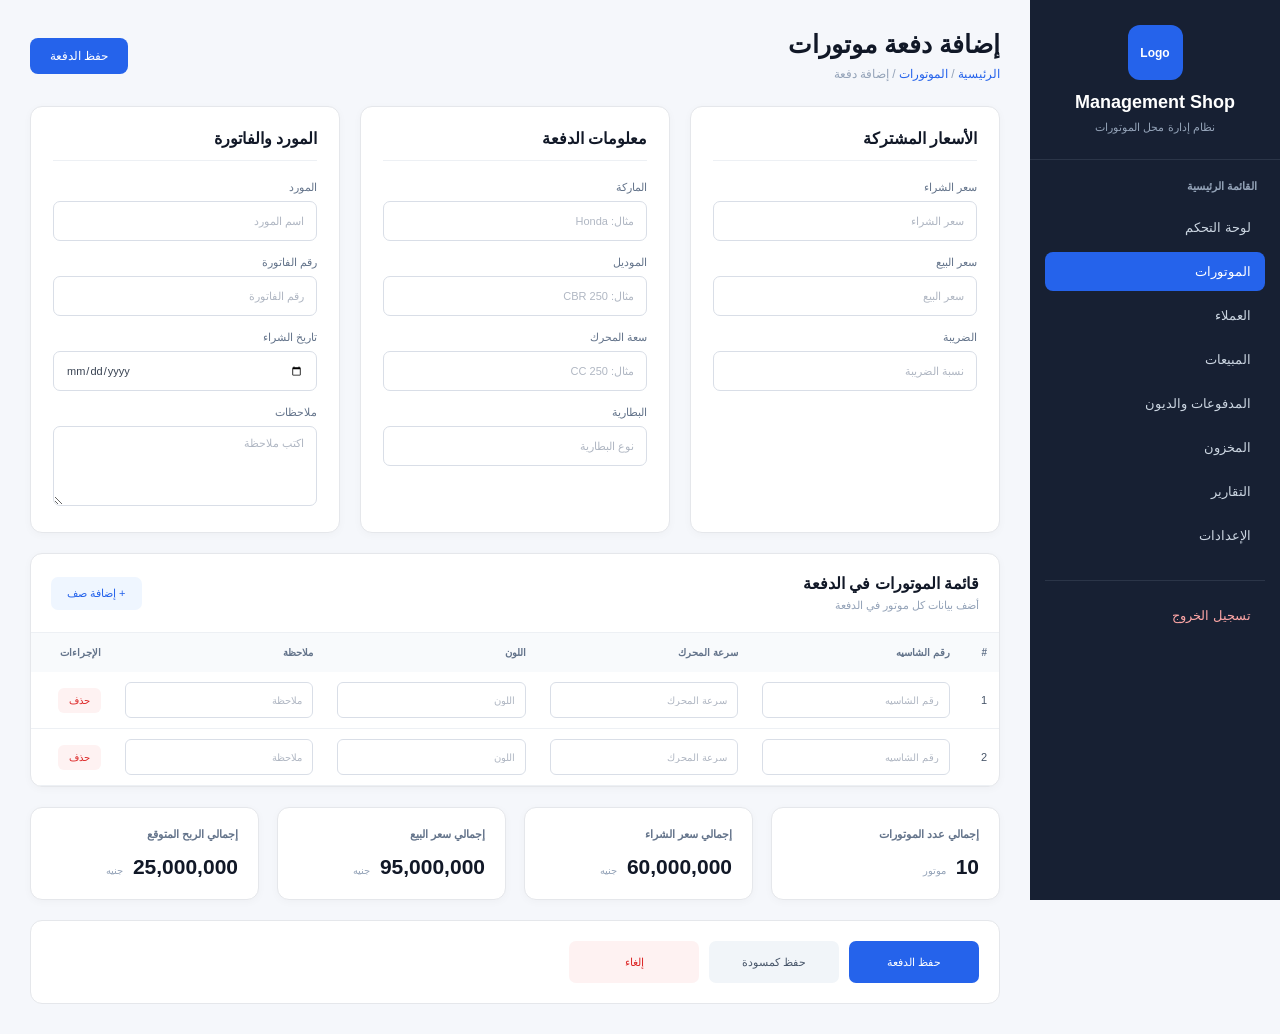
<file: section_move/add_mot.html>
<!DOCTYPE html>
<html lang="ar" dir="rtl">

<head>

    <meta charset="UTF-8">

    <meta
        name="viewport"
        content="width=device-width, initial-scale=1.0"
    >

    <title>
        إضافة دفعة موتورات - إدارة محل الموتورات
    </title>

    <link rel="stylesheet" href="../style/add_mot.css">

</head>


<body>


    <!-- =================================
         Sidebar
    ================================== -->

    <aside class="sidebar">

        <div class="shop-info">

            <div class="logo">
                Logo
            </div>

            <h1>
                Management Shop
            </h1>

            <p>
                نظام إدارة محل الموتورات
            </p>

        </div>


        <nav class="dashboard">

            <h2>
                القائمة الرئيسية
            </h2>

            <ul>

                <li>
                    <a href="../index.html">
                        لوحة التحكم
                    </a>
                </li>

                <li>
                    <a href="../manger_mot.html">
                        الموتورات
                    </a>
                </li>

                <li>
                    <a href="../manger_custemer.html">
                        العملاء
                    </a>
                </li>

                <li>
                    <a href="../manger_sales.html">
                        المبيعات
                    </a>
                </li>

                <li>
                    <a href="../manger_payments.html">
                        المدفوعات والديون
                    </a>
                </li>

                <li>
                    <a href="../index.html">
                        المخزون
                    </a>
                </li>

                <li>
                    <a href="../manger_reports.html">
                        التقارير
                    </a>
                </li>

                <li>
                    <a href="../sitting.html">
                        الإعدادات
                    </a>
                </li>

            </ul>


            <div class="logout">

                <a href="#">
                    تسجيل الخروج
                </a>

            </div>

        </nav>

    </aside>



    <!-- =================================
         Main Content
    ================================== -->

    <main class="main-content">


        <!-- =================================
             Page Header
        ================================== -->

        <header class="page-header">

            <div>

                <h2>
                    إضافة دفعة موتورات
                </h2>

                <p>

                    <a href="index.html">
                        الرئيسية
                    </a>

                    /

                    <a href="manger_mot.html">
                        الموتورات
                    </a>

                    /

                    إضافة دفعة

                </p>

            </div>


            <div class="page-actions">

                <button type="button">
                    حفظ الدفعة
                </button>

            </div>

        </header>



        <!-- =================================
             Batch Information
        ================================== -->

        <section class="batch-information">


            <!-- =================================
                 Common Prices
            ================================== -->

            <article class="form-card">

                <h2>
                    الأسعار المشتركة
                </h2>


                <div class="form-group">

                    <label for="purchase-price">
                        سعر الشراء
                    </label>

                    <input
                        id="purchase-price"
                        type="number"
                        placeholder="سعر الشراء"
                    >

                </div>


                <div class="form-group">

                    <label for="selling-price">
                        سعر البيع
                    </label>

                    <input
                        id="selling-price"
                        type="number"
                        placeholder="سعر البيع"
                    >

                </div>


                <div class="form-group">

                    <label for="tax">
                        الضريبة
                    </label>

                    <input
                        id="tax"
                        type="number"
                        placeholder="نسبة الضريبة"
                    >

                </div>

            </article>



            <!-- =================================
                 Batch Information
            ================================== -->

            <article class="form-card">

                <h2>
                    معلومات الدفعة
                </h2>


                <div class="form-group">

                    <label for="brand">
                        الماركة
                    </label>

                    <input
                        id="brand"
                        type="text"
                        placeholder="مثال: Honda"
                    >

                </div>


                <div class="form-group">

                    <label for="model">
                        الموديل
                    </label>

                    <input
                        id="model"
                        type="text"
                        placeholder="مثال: CBR 250"
                    >

                </div>


                <div class="form-group">

                    <label for="engine-capacity">
                        سعة المحرك
                    </label>

                    <input
                        id="engine-capacity"
                        type="text"
                        placeholder="مثال: 250 CC"
                    >

                </div>


                <div class="form-group">

                    <label for="battery">
                        البطارية
                    </label>

                    <input
                        id="battery"
                        type="text"
                        placeholder="نوع البطارية"
                    >

                </div>

            </article>



            <!-- =================================
                 Supplier Information
            ================================== -->

            <article class="form-card">

                <h2>
                    المورد والفاتورة
                </h2>


                <div class="form-group">

                    <label for="supplier">
                        المورد
                    </label>

                    <input
                        id="supplier"
                        type="text"
                        placeholder="اسم المورد"
                    >

                </div>


                <div class="form-group">

                    <label for="invoice">
                        رقم الفاتورة
                    </label>

                    <input
                        id="invoice"
                        type="text"
                        placeholder="رقم الفاتورة"
                    >

                </div>


                <div class="form-group">

                    <label for="purchase-date">
                        تاريخ الشراء
                    </label>

                    <input
                        id="purchase-date"
                        type="date"
                    >

                </div>


                <div class="form-group">

                    <label for="notes">
                        ملاحظات
                    </label>

                    <textarea
                        id="notes"
                        placeholder="اكتب ملاحظة"
                    ></textarea>

                </div>

            </article>

        </section>



        <!-- =================================
             Motors In Batch
        ================================== -->

        <section class="batch-motors dashboard-card">


            <div class="section-header">

                <div>

                    <h2>
                        قائمة الموتورات في الدفعة
                    </h2>

                    <p>
                        أضف بيانات كل موتور في الدفعة
                    </p>

                </div>


                <button
                    type="button"
                    class="add-row"
                >
                    + إضافة صف
                </button>

            </div>



            <!-- جدول الموتورات -->

            <div class="table-container">

                <table>

                    <thead>

                        <tr>

                            <th>
                                #
                            </th>

                            <th>
                                رقم الشاسيه
                            </th>

                            <th>
                                سرعة المحرك
                            </th>

                            <th>
                                اللون
                            </th>

                            <th>
                                ملاحظة
                            </th>

                            <th>
                                الإجراءات
                            </th>

                        </tr>

                    </thead>


                    <tbody>

                        <tr>

                            <td>
                                1
                            </td>

                            <td>

                                <input
                                    type="text"
                                    placeholder="رقم الشاسيه"
                                >

                            </td>

                            <td>

                                <input
                                    type="text"
                                    placeholder="سرعة المحرك"
                                >

                            </td>

                            <td>

                                <input
                                    type="text"
                                    placeholder="اللون"
                                >

                            </td>

                            <td>

                                <input
                                    type="text"
                                    placeholder="ملاحظة"
                                >

                            </td>

                            <td>

                                <button
                                    type="button"
                                    class="delete-row"
                                >
                                    حذف
                                </button>

                            </td>

                        </tr>


                        <tr>

                            <td>
                                2
                            </td>

                            <td>

                                <input
                                    type="text"
                                    placeholder="رقم الشاسيه"
                                >

                            </td>

                            <td>

                                <input
                                    type="text"
                                    placeholder="سرعة المحرك"
                                >

                            </td>

                            <td>

                                <input
                                    type="text"
                                    placeholder="اللون"
                                >

                            </td>

                            <td>

                                <input
                                    type="text"
                                    placeholder="ملاحظة"
                                >

                            </td>

                            <td>

                                <button
                                    type="button"
                                    class="delete-row"
                                >
                                    حذف
                                </button>

                            </td>

                        </tr>

                    </tbody>

                </table>

            </div>

        </section>



        <!-- =================================
             Batch Summary
        ================================== -->

        <section class="batch-summary">


            <article class="summary-card">

                <h2>
                    إجمالي عدد الموتورات
                </h2>

                <strong>
                    10
                </strong>

                <span>
                    موتور
                </span>

            </article>


            <article class="summary-card">

                <h2>
                    إجمالي سعر الشراء
                </h2>

                <strong>
                    60,000,000
                </strong>

                <span>
                    جنيه
                </span>

            </article>


            <article class="summary-card">

                <h2>
                    إجمالي سعر البيع
                </h2>

                <strong>
                    95,000,000
                </strong>

                <span>
                    جنيه
                </span>

            </article>


            <article class="summary-card">

                <h2>
                    إجمالي الربح المتوقع
                </h2>

                <strong>
                    25,000,000
                </strong>

                <span>
                    جنيه
                </span>

            </article>

        </section>



        <!-- =================================
             Bottom Actions
        ================================== -->

        <div class="bottom-actions">

            <button type="button">
                حفظ الدفعة
            </button>

            <button type="button">
                حفظ كمسودة
            </button>

            <button type="button">
                إلغاء
            </button>

        </div>


    </main>


</body>

</html>
</file>
<file: style/index.css>
/* =========================================
   RESET
========================================= */

* {
    margin: 0;
    padding: 0;
    box-sizing: border-box;
}

html {
    direction: rtl;
}

body {
    font-family: Tahoma, Arial, sans-serif;
    background-color: #f4f6f9;
    color: #1f2937;
    line-height: 1.6;
}

a {
    text-decoration: none;
    color: inherit;
}

button,
input,
select {
    font-family: inherit;
}


/* =========================================
   SIDEBAR
========================================= */

.sidebar {
    position: fixed;

    top: 0;
    right: 0;

    width: 260px;
    height: 100vh;

    background-color: #172033;
    color: #ffffff;

    padding: 20px 15px;

    overflow-y: auto;

    box-shadow: -3px 0 15px rgba(0, 0, 0, 0.08);
}


/* =========================================
   SHOP INFO
========================================= */

.shop-info {
    text-align: center;

    padding: 10px 10px 25px;

    border-bottom: 1px solid rgba(255, 255, 255, 0.08);

    margin-bottom: 20px;
}

.logo {
    width: 60px;
    height: 60px;

    margin: 0 auto 12px;

    display: flex;
    align-items: center;
    justify-content: center;

    background-color: #2563eb;

    border-radius: 12px;

    font-size: 12px;
    font-weight: bold;
}

.shop-info h1 {
    font-size: 20px;

    margin-bottom: 5px;
}

.shop-info p {
    color: #aeb8ca;

    font-size: 13px;
}


/* =========================================
   NAVIGATION
========================================= */

.dashboard h2 {
    color: #8995aa;

    font-size: 13px;

    font-weight: normal;

    margin-bottom: 10px;

    padding: 0 10px;
}

.dashboard ul {
    list-style: none;

    display: flex;
    flex-direction: column;

    gap: 5px;
}

.dashboard li a {
    display: block;

    padding: 12px 14px;

    border-radius: 8px;

    color: #d7deea;

    font-size: 14px;

    transition:
        background-color 0.2s ease,
        color 0.2s ease;
}

.dashboard li a:hover {
    background-color: #26334d;

    color: #ffffff;
}


/* الصفحة الحالية */

.dashboard li:first-child a {
    background-color: #2563eb;

    color: #ffffff;
}


/* =========================================
   LOGOUT
========================================= */

.logout {
    margin-top: 25px;

    padding-top: 20px;

    border-top: 1px solid rgba(255, 255, 255, 0.08);
}

.logout a {
    display: block;

    padding: 12px 14px;

    border-radius: 8px;

    color: #fca5a5;

    font-size: 14px;
}

.logout a:hover {
    background-color: rgba(239, 68, 68, 0.1);

    color: #ef4444;
}


/* =========================================
   MAIN CONTENT
========================================= */

.main-content {
    margin-right: 260px;

    min-height: 100vh;

    padding: 30px;
}


/* =========================================
   PAGE HEADER
========================================= */

.page-header {
    background-color: #ffffff;

    border-radius: 12px;

    padding: 22px 25px;

    margin-bottom: 25px;

    display: flex;

    align-items: center;

    justify-content: space-between;

    box-shadow: 0 2px 10px rgba(0, 0, 0, 0.04);
}

.page-header h2 {
    font-size: 25px;

    margin-bottom: 4px;
}

.page-header p {
    color: #8993a4;

    font-size: 13px;
}

.user-info {
    display: flex;

    align-items: center;

    gap: 10px;
}

.user-info span {
    background-color: #f1f5f9;

    color: #475569;

    padding: 8px 15px;

    border-radius: 8px;

    font-size: 13px;
}


/* =========================================
   STATISTICS
========================================= */

.statistics {
    display: grid;

    grid-template-columns:
        repeat(4, 1fr);

    gap: 18px;

    margin-bottom: 25px;
}


/* =========================================
   CARD
========================================= */

.card {
    background-color: #ffffff;

    border: 1px solid #e8ebf0;

    border-radius: 12px;

    padding: 22px;

    box-shadow: 0 2px 8px rgba(0, 0, 0, 0.03);

    transition:
        transform 0.2s ease,
        box-shadow 0.2s ease;
}

.card:hover {
    transform: translateY(-2px);

    box-shadow: 0 5px 18px rgba(0, 0, 0, 0.07);
}

.card-title h3 {
    font-size: 14px;

    font-weight: normal;

    color: #687386;

    margin-bottom: 14px;
}

.card-value {
    display: flex;

    align-items: baseline;

    gap: 7px;

    margin-bottom: 5px;
}

.card-value strong {
    font-size: 28px;

    color: #1f2937;
}

.card-value span {
    font-size: 12px;

    color: #7b8494;
}

.card > p {
    color: #929baa;

    font-size: 12px;
}


/* =========================================
   DASHBOARD CONTENT
========================================= */

.dashboard-content {
    display: grid;

    grid-template-columns:
        1fr 1fr;

    gap: 20px;
}


/* =========================================
   DASHBOARD CARD
========================================= */

.dashboard-card {
    background-color: #ffffff;

    border: 1px solid #e8ebf0;

    border-radius: 12px;

    overflow: hidden;

    box-shadow: 0 2px 8px rgba(0, 0, 0, 0.03);
}


/* =========================================
   SECTION HEADER
========================================= */

.section-header {
    padding: 20px;

    display: flex;

    align-items: center;

    justify-content: space-between;

    border-bottom: 1px solid #edf0f4;
}

.section-header h2 {
    font-size: 17px;

    margin-bottom: 3px;
}

.section-header p {
    color: #8b95a5;

    font-size: 12px;
}

.section-header > a {
    color: #2563eb;

    font-size: 12px;

    font-weight: bold;
}

.section-header > a:hover {
    text-decoration: underline;
}


/* =========================================
   TABLE CONTAINER
========================================= */

.table-container {
    width: 100%;

    overflow-x: auto;
}


/* =========================================
   TABLE
========================================= */

table {
    width: 100%;

    border-collapse: collapse;

    text-align: right;
}

thead {
    background-color: #f8fafc;
}

th {
    padding: 13px 15px;

    color: #687386;

    font-size: 12px;

    font-weight: bold;

    white-space: nowrap;

    border-bottom: 1px solid #e8ebf0;
}

td {
    padding: 14px 15px;

    color: #3f4a5a;

    font-size: 12px;

    white-space: nowrap;

    border-bottom: 1px solid #edf0f4;
}

tbody tr {
    transition: background-color 0.15s ease;
}

tbody tr:hover {
    background-color: #f8fafc;
}

tbody tr:last-child td {
    border-bottom: none;
}


/* =========================================
   RESPONSIVE
========================================= */

@media (max-width: 1200px) {

    .statistics {
        grid-template-columns:
            repeat(2, 1fr);
    }

    .dashboard-content {
        grid-template-columns: 1fr;
    }
}


/* =========================================
   TABLET
========================================= */

@media (max-width: 768px) {

    .sidebar {
        position: relative;

        width: 100%;

        height: auto;

        min-height: auto;
    }

    .dashboard ul {
        display: grid;

        grid-template-columns:
            repeat(2, 1fr);

        gap: 6px;
    }

    .main-content {
        margin-right: 0;

        padding: 15px;
    }

    .page-header {
        flex-direction: column;

        align-items: flex-start;

        gap: 15px;
    }

    .statistics {
        grid-template-columns: 1fr;
    }
}


/* =========================================
   MOBILE
========================================= */

@media (max-width: 480px) {

    .main-content {
        padding: 10px;
    }

    .sidebar {
        padding: 15px 10px;
    }

    .dashboard ul {
        grid-template-columns: 1fr;
    }

    .page-header {
        padding: 18px;
    }

    .page-header h2 {
        font-size: 21px;
    }

    .card {
        padding: 18px;
    }

    .card-value strong {
        font-size: 24px;
    }

    .section-header {
        padding: 16px;
    }

    table {
        min-width: 600px;
    }
}
</file>
<file: style/inventory.css>
/* =========================================
   إعدادات عامة
========================================= */

* {
    margin: 0;
    padding: 0;
    box-sizing: border-box;
}

body {
    font-family: Arial, Tahoma, sans-serif;
    background-color: #f5f7fa;
    color: #1f2937;
    direction: rtl;
    line-height: 1.6;
}

button,
input,
select {
    font-family: inherit;
}

button {
    cursor: pointer;
}

a {
    text-decoration: none;
    color: inherit;
}


/* =========================================
   Layout الرئيسي
========================================= */

.home {
    width: 260px;
    min-height: 100vh;
    position: fixed;
    right: 0;
    top: 0;

    background-color: #172033;
    color: white;

    display: flex;
    flex-direction: column;

    box-shadow: -3px 0 12px rgba(0, 0, 0, 0.08);
}


/* =========================================
   رأس المتجر
========================================= */

.shop-header {
    padding: 25px 20px;
    text-align: center;

    border-bottom: 1px solid rgba(255, 255, 255, 0.1);
}

.logo p {
    width: 60px;
    height: 60px;

    margin: 0 auto 12px;

    display: flex;
    align-items: center;
    justify-content: center;

    border-radius: 12px;

    background-color: #2563eb;

    font-size: 13px;
    font-weight: bold;
}

.shop-title h1 {
    font-size: 20px;
    margin-bottom: 5px;
}

.shop-title p {
    font-size: 13px;
    color: #aeb8ca;
}


/* =========================================
   القائمة الجانبية
========================================= */

.dashboard {
    padding: 20px 15px;
}

.dashboard h2 {
    font-size: 15px;
    color: #aeb8ca;

    margin-bottom: 15px;

    padding-right: 8px;
}

.dashboard ul {
    list-style: none;

    display: flex;
    flex-direction: column;

    gap: 6px;
}

.dashboard li {
    width: 100%;
}

.dashboard a {
    display: block;
    width: 100%;
}

.dashboard button {
    width: 100%;

    padding: 12px 15px;

    border: none;
    border-radius: 8px;

    background-color: transparent;
    color: #dbe2ef;

    text-align: right;

    font-size: 14px;

    transition:
        background-color 0.2s ease,
        color 0.2s ease;
}

.dashboard button:hover {
    background-color: #26334d;
    color: white;
}


/* =========================================
   الصفحة الرئيسية
========================================= */

main {
    margin-right: 260px;

    min-height: 100vh;

    padding: 30px;
}


/* =========================================
   Header الصفحة
========================================= */

.page-header {
    background-color: white;

    padding: 20px 25px;

    border-radius: 12px;

    display: flex;
    align-items: center;
    justify-content: space-between;

    gap: 20px;

    margin-bottom: 25px;

    box-shadow: 0 2px 8px rgba(0, 0, 0, 0.04);
}

.page-title h2 {
    font-size: 25px;
    margin-bottom: 5px;
}

.page-title p {
    color: #7b8494;
    font-size: 13px;
}

.page-title a {
    color: #2563eb;
}

.page-actions {
    display: flex;
    gap: 10px;
}

.page-actions button {
    border: none;

    padding: 11px 18px;

    border-radius: 8px;

    background-color: #2563eb;
    color: white;

    font-size: 14px;

    transition: 0.2s;
}

.page-actions button:hover {
    background-color: #1d4ed8;
}


/* =========================================
   بطاقات الإحصائيات
========================================= */

.inventory-statistics {
    display: grid;

    grid-template-columns:
        repeat(4, 1fr);

    gap: 18px;

    margin-bottom: 25px;
}

.card {
    background-color: white;

    padding: 22px;

    border-radius: 12px;

    border: 1px solid #e8ebf0;

    box-shadow: 0 2px 8px rgba(0, 0, 0, 0.03);
}

.card h3 {
    color: #687386;

    font-size: 14px;

    font-weight: normal;

    margin-bottom: 12px;
}

.card p {
    font-size: 27px;

    font-weight: bold;

    color: #1f2937;

    margin-bottom: 5px;
}

.card small {
    color: #8a94a6;

    font-size: 12px;
}


/* =========================================
   قسم البحث والفلاتر
========================================= */

.inventory-filter {
    background-color: white;

    padding: 20px;

    border-radius: 12px;

    border: 1px solid #e8ebf0;

    margin-bottom: 25px;
}

.inventory-filter form {
    display: grid;

    grid-template-columns:
        2fr 1fr 1fr 1fr auto;

    align-items: end;

    gap: 15px;
}


/* =========================================
   عناصر البحث
========================================= */

.search-box,
.filter-box {
    display: flex;
    flex-direction: column;

    gap: 7px;
}

.search-box label,
.filter-box label {
    font-size: 13px;

    color: #596579;

    font-weight: bold;
}

.search-box input,
.filter-box select {
    height: 42px;

    border: 1px solid #d9dee7;

    border-radius: 8px;

    padding: 0 12px;

    background-color: white;

    color: #333;

    outline: none;

    transition: border-color 0.2s;
}

.search-box input:focus,
.filter-box select:focus {
    border-color: #2563eb;
}


/* =========================================
   زر إعادة التعيين
========================================= */

.filter-action button {
    height: 42px;

    padding: 0 18px;

    border: 1px solid #d9dee7;

    border-radius: 8px;

    background-color: #f8fafc;

    color: #475569;

    font-size: 14px;

    transition: 0.2s;
}

.filter-action button:hover {
    background-color: #e9edf3;
}


/* =========================================
   جدول المخزون
========================================= */

.inventory-table {
    background-color: white;

    border-radius: 12px;

    border: 1px solid #e8ebf0;

    overflow: hidden;

    box-shadow: 0 2px 8px rgba(0, 0, 0, 0.03);
}

.inventory-table > header {
    padding: 20px 22px;

    border-bottom: 1px solid #edf0f4;
}

.inventory-table > header h2 {
    font-size: 18px;

    margin-bottom: 3px;
}

.inventory-table > header p {
    color: #8993a4;

    font-size: 13px;
}


/* =========================================
   الجدول
========================================= */

table {
    width: 100%;

    border-collapse: collapse;

    text-align: right;
}

thead {
    background-color: #f8fafc;
}

th {
    padding: 14px 15px;

    color: #647084;

    font-size: 13px;

    font-weight: bold;

    white-space: nowrap;

    border-bottom: 1px solid #e8ebf0;
}

td {
    padding: 14px 15px;

    font-size: 13px;

    color: #374151;

    border-bottom: 1px solid #edf0f4;

    white-space: nowrap;
}

tbody tr {
    transition: background-color 0.15s;
}

tbody tr:hover {
    background-color: #f8fafc;
}

tbody tr:last-child td {
    border-bottom: none;
}


/* =========================================
   أزرار الإجراءات داخل الجدول
========================================= */

td button {
    border: none;

    padding: 7px 11px;

    border-radius: 6px;

    font-size: 12px;

    margin-left: 4px;

    background-color: #eef2ff;

    color: #2563eb;
}

td button:hover {
    background-color: #dbe4ff;
}


/* =========================================
   Responsive - الأجهزة المتوسطة
========================================= */

@media (max-width: 1200px) {

    .inventory-statistics {
        grid-template-columns:
            repeat(2, 1fr);
    }

    .inventory-filter form {
        grid-template-columns:
            repeat(2, 1fr);
    }

    .filter-action {
        grid-column: span 2;
    }

}


/* =========================================
   Responsive - الهاتف
========================================= */

@media (max-width: 768px) {

    .home {
        position: relative;

        width: 100%;

        min-height: auto;
    }

    .dashboard {
        padding: 10px 15px 20px;
    }

    .dashboard ul {
        display: grid;

        grid-template-columns:
            repeat(2, 1fr);
    }

    main {
        margin-right: 0;

        padding: 15px;
    }

    .page-header {
        flex-direction: column;

        align-items: stretch;
    }

    .page-actions {
        flex-direction: column;
    }

    .page-actions button {
        width: 100%;
    }

    .inventory-statistics {
        grid-template-columns: 1fr;
    }

    .inventory-filter form {
        grid-template-columns: 1fr;
    }

    .filter-action {
        grid-column: auto;
    }

    .inventory-table {
        overflow-x: auto;
    }

    table {
        min-width: 900px;
    }

}


/* =========================================
   هاتف صغير
========================================= */

@media (max-width: 480px) {

    main {
        padding: 10px;
    }

    .dashboard ul {
        grid-template-columns: 1fr;
    }

    .page-header {
        padding: 17px;
    }

    .page-title h2 {
        font-size: 21px;
    }

    .card {
        padding: 18px;
    }

}
</file>
<file: style/mot.css>
/* =========================================
   GENERAL
========================================= */

* {
    margin: 0;
    padding: 0;
    box-sizing: border-box;
}

html {
    font-family: Arial, Tahoma, sans-serif;
}

body {
    background-color: #f5f7fb;
    color: #1f2937;
    direction: rtl;
}


/* =========================================
   SIDEBAR
========================================= */

.sidebar {
    position: fixed;

    top: 0;
    right: 0;

    width: 250px;
    height: 100vh;

    background-color: #172033;

    color: white;

    overflow-y: auto;
}


/* معلومات المحل */

.shop-info {
    padding: 25px 20px;

    text-align: center;

    border-bottom: 1px solid #29354a;
}

.logo {
    width: 55px;
    height: 55px;

    margin: 0 auto 12px;

    display: flex;
    align-items: center;
    justify-content: center;

    border-radius: 12px;

    background-color: #2563eb;

    font-size: 14px;
    font-weight: bold;
}

.shop-info h1 {
    font-size: 17px;

    margin-bottom: 8px;
}

.shop-info p {
    color: #9ca3af;

    font-size: 12px;
}


/* =========================================
   NAVIGATION
========================================= */

.dashboard {
    padding: 20px 15px;
}

.dashboard h2 {
    color: #8d99aa;

    font-size: 11px;

    margin-bottom: 12px;

    padding-right: 10px;
}

.dashboard ul {
    list-style: none;
}

.dashboard li {
    margin-bottom: 5px;
}

.dashboard a {
    display: block;

    padding: 12px 14px;

    color: #cbd5e1;

    text-decoration: none;

    border-radius: 8px;

    font-size: 13px;

    transition: 0.2s;
}

.dashboard a:hover {
    background-color: #243047;

    color: white;
}


/* الصفحة الحالية */

.dashboard li:nth-child(2) a {
    background-color: #2563eb;

    color: white;
}


/* تسجيل الخروج */

.logout {
    margin-top: 25px;

    border-top: 1px solid #29354a;

    padding-top: 15px;
}

.logout a {
    color: #fca5a5;
}


/* =========================================
   MAIN CONTENT
========================================= */

.main-content {
    margin-right: 250px;

    min-height: 100vh;

    padding: 30px;
}


/* =========================================
   PAGE HEADER
========================================= */

.page-header {
    display: flex;

    align-items: center;
    justify-content: space-between;

    margin-bottom: 25px;
}

.page-header h2 {
    font-size: 24px;

    color: #111827;

    margin-bottom: 8px;
}

.page-header p {
    color: #8a94a6;

    font-size: 12px;
}

.page-header p a {
    color: #2563eb;

    text-decoration: none;
}


/* زر إضافة موتور */

.page-actions button {
    border: none;

    background-color: #2563eb;

    color: white;

    padding: 11px 18px;

    border-radius: 8px;

    font-size: 13px;

    cursor: pointer;

    transition: 0.2s;
}

.page-actions button:hover {
    background-color: #1d4ed8;

    transform: translateY(-1px);
}


/* =========================================
   MOTOR STATISTICS
========================================= */

.motor-statistics {
    display: grid;

    grid-template-columns: repeat(4, 1fr);

    gap: 18px;

    margin-bottom: 22px;
}


/* =========================================
   CARD
========================================= */

.card {
    background-color: white;

    border: 1px solid #e8ebf0;

    border-radius: 12px;

    padding: 20px;

    box-shadow:
        0 2px 8px rgba(0, 0, 0, 0.03);

    transition: 0.2s;
}

.card:hover {
    transform: translateY(-2px);

    box-shadow:
        0 5px 15px rgba(0, 0, 0, 0.06);
}

.card-title h3 {
    color: #64748b;

    font-size: 13px;

    font-weight: 500;

    margin-bottom: 12px;
}

.card-value {
    display: flex;

    align-items: baseline;

    gap: 7px;

    margin-bottom: 8px;
}

.card-value strong {
    font-size: 25px;

    color: #111827;
}

.card-value span {
    color: #94a3b8;

    font-size: 11px;
}

.card > p {
    color: #94a3b8;

    font-size: 11px;
}


/* =========================================
   FILTER
========================================= */

.motor-filter {
    background-color: white;

    border: 1px solid #e8ebf0;

    border-radius: 12px;

    padding: 20px;

    margin-bottom: 22px;

    box-shadow:
        0 2px 8px rgba(0, 0, 0, 0.03);
}

.motor-filter form {
    display: grid;

    grid-template-columns: 2fr 1fr 1fr 1fr auto;

    gap: 15px;

    align-items: end;
}


/* =========================================
   SEARCH
========================================= */

.search-box,
.filter-box {
    display: flex;

    flex-direction: column;

    gap: 7px;
}

.search-box label,
.filter-box label {
    color: #64748b;

    font-size: 12px;

    font-weight: bold;
}

.search-box input,
.filter-box select {
    width: 100%;

    height: 42px;

    padding: 0 12px;

    border: 1px solid #d9dee7;

    border-radius: 8px;

    background-color: white;

    color: #374151;

    outline: none;

    font-size: 12px;

    transition: 0.2s;
}

.search-box input:focus,
.filter-box select:focus {
    border-color: #2563eb;

    box-shadow:
        0 0 0 3px rgba(37, 99, 235, 0.08);
}


/* =========================================
   RESET BUTTON
========================================= */

.filter-action button {
    height: 42px;

    padding: 0 17px;

    border: 1px solid #d9dee7;

    border-radius: 8px;

    background-color: #f8fafc;

    color: #475569;

    cursor: pointer;

    font-size: 12px;

    transition: 0.2s;
}

.filter-action button:hover {
    background-color: #e2e8f0;
}


/* =========================================
   DASHBOARD CARD
========================================= */

.dashboard-card {
    background-color: white;

    border: 1px solid #e8ebf0;

    border-radius: 12px;

    box-shadow:
        0 2px 8px rgba(0, 0, 0, 0.03);
}


/* =========================================
   TABLE HEADER
========================================= */

.section-header {
    min-height: 75px;

    padding: 18px 20px;

    display: flex;

    align-items: center;
    justify-content: space-between;

    border-bottom: 1px solid #edf0f4;
}

.section-header h2 {
    font-size: 16px;

    color: #1f2937;

    margin-bottom: 5px;
}

.section-header p {
    color: #94a3b8;

    font-size: 11px;
}

.section-header > span {
    padding: 6px 12px;

    background-color: #f1f5f9;

    color: #64748b;

    border-radius: 20px;

    font-size: 11px;
}


/* =========================================
   TABLE
========================================= */

.table-container {
    width: 100%;

    overflow-x: auto;
}

.motor-table table {
    width: 100%;

    border-collapse: collapse;

    min-width: 1100px;
}

.motor-table thead {
    background-color: #f8fafc;
}

.motor-table th {
    padding: 14px 12px;

    color: #64748b;

    font-size: 11px;

    font-weight: bold;

    text-align: right;

    white-space: nowrap;

    border-bottom: 1px solid #e5e7eb;
}

.motor-table td {
    padding: 15px 12px;

    color: #475569;

    font-size: 12px;

    white-space: nowrap;

    border-bottom: 1px solid #f0f2f5;
}

.motor-table tbody tr {
    transition: 0.15s;
}

.motor-table tbody tr:hover {
    background-color: #f8fafc;
}

.motor-table tbody tr:last-child td {
    border-bottom: none;
}


/* =========================================
   MOTOR STATUS
========================================= */

.status {
    display: inline-block;

    padding: 5px 10px;

    border-radius: 20px;

    font-size: 10px;

    white-space: nowrap;
}


/* متاح */

.status.available {
    background-color: #ecfdf5;

    color: #059669;
}


/* مباع */

.status.sold {
    background-color: #eff6ff;

    color: #2563eb;
}


/* صيانة */

.status.maintenance {
    background-color: #fff7ed;

    color: #ea580c;
}


/* =========================================
   TABLE BUTTONS
========================================= */

.motor-table td button {
    border: none;

    padding: 6px 9px;

    margin-left: 3px;

    border-radius: 6px;

    background-color: #eff6ff;

    color: #2563eb;

    font-size: 10px;

    cursor: pointer;

    transition: 0.2s;
}

.motor-table td button:hover {
    background-color: #dbeafe;
}


/* =========================================
   RESPONSIVE
========================================= */

@media (max-width: 1200px) {

    .motor-statistics {
        grid-template-columns: repeat(2, 1fr);
    }

    .motor-filter form {
        grid-template-columns: repeat(2, 1fr);
    }

    .search-box {
        grid-column: span 2;
    }

}


/* =========================================
   TABLET
========================================= */

@media (max-width: 768px) {

    .sidebar {
        position: relative;

        width: 100%;

        height: auto;
    }

    .main-content {
        margin-right: 0;

        padding: 20px;
    }

    .page-header {
        flex-direction: column;

        align-items: flex-start;

        gap: 15px;
    }

    .motor-statistics {
        grid-template-columns: 1fr 1fr;
    }

    .motor-filter form {
        grid-template-columns: 1fr;
    }

    .search-box {
        grid-column: auto;
    }

}


/* =========================================
   MOBILE
========================================= */

@media (max-width: 480px) {

    .main-content {
        padding: 15px;
    }

    .motor-statistics {
        grid-template-columns: 1fr;
    }

    .page-header h2 {
        font-size: 20px;
    }

    .page-actions {
        width: 100%;
    }

    .page-actions button {
        width: 100%;
    }

    .section-header {
        align-items: flex-start;

        flex-direction: column;

        gap: 10px;
    }

}
</file>
<file: style/payments.css>
/* =========================================
   RESET
========================================= */

* {
    margin: 0;
    padding: 0;
    box-sizing: border-box;
}

html {
    font-family: Arial, Tahoma, sans-serif;
}

body {
    background: #f5f7fb;
    color: #1f2937;
    direction: rtl;
}


/* =========================================
   SIDEBAR
========================================= */

.sidebar {
    position: fixed;
    top: 0;
    right: 0;

    width: 250px;
    height: 100vh;

    background: #172033;
    color: white;

    overflow-y: auto;
}


/* معلومات المحل */

.shop-info {
    padding: 25px 20px;

    text-align: center;

    border-bottom: 1px solid #29354a;
}

.logo {
    width: 55px;
    height: 55px;

    margin: 0 auto 12px;

    display: flex;
    align-items: center;
    justify-content: center;

    border-radius: 12px;

    background: #2563eb;

    font-size: 13px;
    font-weight: bold;
}

.shop-info h1 {
    font-size: 17px;
    margin-bottom: 8px;
}

.shop-info p {
    color: #9ca3af;
    font-size: 12px;
}


/* =========================================
   MENU
========================================= */

.dashboard {
    padding: 20px 15px;
}

.dashboard h2 {
    color: #8d99aa;

    font-size: 11px;

    margin-bottom: 12px;

    padding-right: 10px;
}

.dashboard ul {
    list-style: none;
}

.dashboard li {
    margin-bottom: 5px;
}

.dashboard a {
    display: block;

    padding: 12px 14px;

    color: #cbd5e1;

    text-decoration: none;

    border-radius: 8px;

    font-size: 13px;

    transition: 0.2s;
}

.dashboard a:hover {
    background: #243047;
    color: white;
}


/* الصفحة الحالية */

.dashboard li.active a {
    background: #2563eb;
    color: white;
}


/* تسجيل الخروج */

.logout {
    margin-top: 25px;

    padding-top: 15px;

    border-top: 1px solid #29354a;
}

.logout a {
    color: #fca5a5;
}


/* =========================================
   MAIN CONTENT
========================================= */

.main-content {
    margin-right: 250px;

    min-height: 100vh;

    padding: 30px;
}


/* =========================================
   PAGE HEADER
========================================= */

.page-header {
    display: flex;

    align-items: center;
    justify-content: space-between;

    margin-bottom: 12px;
}

.page-header h2 {
    font-size: 24px;

    color: #111827;

    margin-bottom: 8px;
}

.page-header p {
    color: #8a94a6;

    font-size: 12px;
}


/* التاريخ */

.page-date {
    display: flex;

    flex-direction: column;

    gap: 6px;
}

.page-date label {
    color: #64748b;

    font-size: 12px;

    font-weight: bold;
}

.page-date input {
    height: 40px;

    padding: 0 12px;

    border: 1px solid #d9dee7;

    border-radius: 8px;

    background: white;

    color: #475569;

    outline: none;
}

.page-date input:focus {
    border-color: #2563eb;
}


/* =========================================
   BREADCRUMB
========================================= */

.breadcrumb {
    display: flex;

    align-items: center;

    gap: 8px;

    margin-bottom: 25px;

    color: #94a3b8;

    font-size: 12px;
}

.breadcrumb a {
    color: #2563eb;

    text-decoration: none;
}

.breadcrumb span {
    color: #94a3b8;
}


/* =========================================
   FINANCIAL STATISTICS
========================================= */

.payment-statistics {
    display: grid;

    grid-template-columns: repeat(4, 1fr);

    gap: 18px;

    margin-bottom: 22px;
}


/* =========================================
   CARD
========================================= */

.card {
    background: white;

    border: 1px solid #e8ebf0;

    border-radius: 12px;

    padding: 20px;

    box-shadow:
        0 2px 8px rgba(0, 0, 0, 0.03);

    transition: 0.2s;
}

.card:hover {
    transform: translateY(-2px);

    box-shadow:
        0 5px 15px rgba(0, 0, 0, 0.06);
}

.card-label {
    color: #64748b;

    font-size: 13px;

    margin-bottom: 12px;
}

.card h3 {
    color: #111827;

    font-size: 23px;

    margin-bottom: 8px;
}

.card span {
    color: #94a3b8;

    font-size: 11px;
}


/* =========================================
   DEBT SUMMARY
========================================= */

.debt-summary {
    background: white;

    border: 1px solid #e8ebf0;

    border-radius: 12px;

    padding: 20px;

    margin-bottom: 22px;

    box-shadow:
        0 2px 8px rgba(0, 0, 0, 0.03);
}

.summary-title {
    margin-bottom: 18px;
}

.summary-title h2 {
    color: #1f2937;

    font-size: 16px;

    margin-bottom: 6px;
}

.summary-title p {
    color: #94a3b8;

    font-size: 11px;
}


/* =========================================
   DEBT CARDS
========================================= */

.debt-cards {
    display: grid;

    grid-template-columns: repeat(4, 1fr);

    gap: 15px;
}

.debt-card {
    display: flex;

    align-items: center;

    gap: 12px;

    padding: 15px;

    background: #f8fafc;

    border: 1px solid #edf0f4;

    border-radius: 10px;
}

.debt-icon {
    width: 42px;
    height: 42px;

    flex-shrink: 0;

    display: flex;

    align-items: center;
    justify-content: center;

    border-radius: 10px;

    background: #eff6ff;

    color: #2563eb;

    font-size: 13px;

    font-weight: bold;
}

.debt-card p {
    color: #64748b;

    font-size: 11px;

    margin-bottom: 5px;
}

.debt-card strong {
    color: #111827;

    font-size: 16px;
}


/* =========================================
   TABLE CARD
========================================= */

.dashboard-card {
    background: white;

    border: 1px solid #e8ebf0;

    border-radius: 12px;

    margin-bottom: 22px;

    overflow: hidden;

    box-shadow:
        0 2px 8px rgba(0, 0, 0, 0.03);
}


/* =========================================
   SECTION HEADER
========================================= */

.section-header {
    min-height: 75px;

    padding: 18px 20px;

    display: flex;

    align-items: center;

    justify-content: space-between;

    border-bottom: 1px solid #edf0f4;
}

.section-header h2 {
    color: #1f2937;

    font-size: 16px;

    margin-bottom: 5px;
}

.section-header p {
    color: #94a3b8;

    font-size: 11px;
}

.section-header > span {
    padding: 6px 12px;

    background: #f1f5f9;

    color: #64748b;

    border-radius: 20px;

    font-size: 11px;
}


/* =========================================
   TABLE CONTAINER
========================================= */

.table-container {
    width: 100%;

    overflow-x: auto;
}


/* =========================================
   TABLE
========================================= */

table {
    width: 100%;

    min-width: 1000px;

    border-collapse: collapse;
}

thead {
    background: #f8fafc;
}

th {
    padding: 14px 12px;

    color: #64748b;

    font-size: 11px;

    font-weight: bold;

    text-align: right;

    white-space: nowrap;

    border-bottom: 1px solid #e5e7eb;
}

td {
    padding: 15px 12px;

    color: #475569;

    font-size: 12px;

    white-space: nowrap;

    border-bottom: 1px solid #f0f2f5;
}

tbody tr {
    transition: 0.15s;
}

tbody tr:hover {
    background: #f8fafc;
}

tbody tr:last-child td {
    border-bottom: none;
}


/* =========================================
   STATUS
========================================= */

.status {
    display: inline-block;

    padding: 5px 10px;

    border-radius: 20px;

    font-size: 10px;

    white-space: nowrap;
}


/* مدفوع */

.status.paid {
    background: #ecfdf5;

    color: #059669;
}


/* متأخر */

.status.overdue {
    background: #fef2f2;

    color: #dc2626;
}


/* مستحق */

.status.pending {
    background: #fff7ed;

    color: #ea580c;
}


/* =========================================
   TABLE BUTTONS
========================================= */

table td button {
    border: none;

    padding: 6px 10px;

    margin-left: 4px;

    border-radius: 6px;

    background: #eff6ff;

    color: #2563eb;

    font-size: 10px;

    cursor: pointer;

    transition: 0.2s;
}

table td button:hover {
    background: #dbeafe;
}


/* =========================================
   RECENT PAYMENTS
========================================= */

.recent-payments {
    margin-bottom: 30px;
}


/* =========================================
   RESPONSIVE
========================================= */

@media (max-width: 1200px) {

    .payment-statistics {
        grid-template-columns: repeat(2, 1fr);
    }

    .debt-cards {
        grid-template-columns: repeat(2, 1fr);
    }
}


/* =========================================
   TABLET
========================================= */

@media (max-width: 768px) {

    .sidebar {
        position: relative;

        width: 100%;

        height: auto;
    }

    .main-content {
        margin-right: 0;

        padding: 20px;
    }

    .page-header {
        flex-direction: column;

        align-items: flex-start;

        gap: 15px;
    }

    .page-date {
        width: 100%;
    }

    .page-date input {
        width: 100%;
    }

    .payment-statistics {
        grid-template-columns: 1fr 1fr;
    }

    .debt-cards {
        grid-template-columns: 1fr 1fr;
    }
}


/* =========================================
   MOBILE
========================================= */

@media (max-width: 480px) {

    .main-content {
        padding: 15px;
    }

    .payment-statistics {
        grid-template-columns: 1fr;
    }

    .debt-cards {
        grid-template-columns: 1fr;
    }

    .page-header h2 {
        font-size: 20px;
    }

    .section-header {
        flex-direction: column;

        align-items: flex-start;

        gap: 10px;
    }

    table {
        min-width: 950px;
    }
}
</file>
<file: style/add_custemer.css>
/* =========================================
   RESET
========================================= */

* {
    margin: 0;
    padding: 0;
    box-sizing: border-box;
}


html {
    font-size: 16px;
}


body {
    direction: rtl;

    font-family:
        "Segoe UI",
        Tahoma,
        Arial,
        sans-serif;

    background: #f5f7fb;

    color: #1e293b;

    min-height: 100vh;
}


/* =========================================
   LINKS
========================================= */

a {
    text-decoration: none;

    color: inherit;
}


/* =========================================
   SIDEBAR
========================================= */

.sidebar {

    position: fixed;

    top: 0;
    right: 0;

    width: 260px;

    height: 100vh;

    background: #172033;

    color: #ffffff;

    padding: 25px 18px;

    overflow-y: auto;

    z-index: 1000;
}


/* =========================================
   SHOP INFO
========================================= */

.shop-info {

    text-align: center;

    padding-bottom: 25px;

    border-bottom: 1px solid rgba(255,255,255,0.08);
}


.logo {

    width: 60px;
    height: 60px;

    margin: 0 auto 12px;

    display: flex;

    align-items: center;
    justify-content: center;

    background: #2563eb;

    border-radius: 12px;

    color: #ffffff;

    font-size: 15px;

    font-weight: bold;
}


.shop-info h1 {

    font-size: 18px;

    margin-bottom: 8px;
}


.shop-info p {

    font-size: 11px;

    color: #94a3b8;

    line-height: 1.8;
}


/* =========================================
   DASHBOARD MENU
========================================= */

.dashboard {

    padding-top: 25px;
}


.dashboard h2 {

    font-size: 12px;

    color: #64748b;

    margin-bottom: 15px;

    padding-right: 10px;
}


.dashboard ul {

    list-style: none;

    display: flex;

    flex-direction: column;

    gap: 6px;
}


.dashboard li a {

    display: flex;

    align-items: center;

    min-height: 45px;

    padding: 0 15px;

    border-radius: 8px;

    color: #cbd5e1;

    font-size: 12px;

    transition: all 0.2s ease;
}


.dashboard li a:hover {

    background: #25324a;

    color: #ffffff;

    transform: translateX(-3px);
}


/* الصفحة الحالية */

.dashboard li:nth-child(3) a {

    background: #2563eb;

    color: #ffffff;

    box-shadow:
        0 4px 12px rgba(37, 99, 235, 0.25);
}


/* =========================================
   LOGOUT
========================================= */

.logout {

    margin-top: 25px;

    padding-top: 20px;

    border-top: 1px solid rgba(255,255,255,0.08);
}


.logout a {

    display: block;

    padding: 12px 15px;

    border-radius: 8px;

    color: #fca5a5;

    font-size: 12px;

    transition: 0.2s;
}


.logout a:hover {

    background: rgba(239,68,68,0.12);

    color: #ef4444;
}


/* =========================================
   MAIN CONTENT
========================================= */

.main-content {

    margin-right: 260px;

    min-height: 100vh;

    padding: 30px;
}


/* =========================================
   PAGE HEADER
========================================= */

.page-header {

    display: flex;

    align-items: center;

    justify-content: space-between;

    gap: 20px;

    margin-bottom: 25px;
}


.page-header h2 {

    font-size: 24px;

    color: #111827;

    margin-bottom: 8px;
}


.page-header p {

    color: #94a3b8;

    font-size: 12px;
}


.page-header p a {

    color: #2563eb;

    transition: 0.2s;
}


.page-header p a:hover {

    color: #1d4ed8;
}


/* =========================================
   PAGE ACTION
========================================= */

.page-actions button {

    height: 42px;

    padding: 0 20px;

    border: none;

    border-radius: 8px;

    background: #2563eb;

    color: #ffffff;

    font-family: inherit;

    font-size: 12px;

    cursor: pointer;

    transition: 0.2s;
}


.page-actions button:hover {

    background: #1d4ed8;

    transform: translateY(-1px);

    box-shadow:
        0 5px 12px rgba(37,99,235,0.2);
}


/* =========================================
   CUSTOMER FORM CARD
========================================= */

.customer-form-card {

    width: 100%;

    background: #ffffff;

    border: 1px solid #e5e7eb;

    border-radius: 12px;

    padding: 28px;

    box-shadow:
        0 3px 12px rgba(15,23,42,0.04);
}


/* =========================================
   SECTION TITLE
========================================= */

.section-title {

    padding-bottom: 20px;

    margin-bottom: 25px;

    border-bottom: 1px solid #edf0f4;
}


.section-title h1 {

    font-size: 18px;

    color: #111827;

    margin-bottom: 7px;
}


.section-title p {

    color: #94a3b8;

    font-size: 11px;
}


/* =========================================
   CUSTOMER FORM
========================================= */

.customer-form {

    display: grid;

    grid-template-columns:
        repeat(2, minmax(0, 1fr));

    gap: 22px;
}


/* =========================================
   FORM GROUP
========================================= */

.form-group {

    display: flex;

    flex-direction: column;

    gap: 8px;
}


.form-group label {

    color: #475569;

    font-size: 12px;

    font-weight: 600;
}


/* =========================================
   INPUT
========================================= */

.form-group input,
.form-group select,
.form-group textarea {

    width: 100%;

    border: 1px solid #d9dee7;

    background: #ffffff;

    color: #334155;

    border-radius: 8px;

    outline: none;

    font-family: inherit;

    font-size: 12px;

    transition:
        border-color 0.2s,
        box-shadow 0.2s;
}


.form-group input,
.form-group select {

    height: 44px;

    padding: 0 13px;
}


.form-group textarea {

    min-height: 110px;

    padding: 13px;

    resize: vertical;
}


/* =========================================
   PLACEHOLDER
========================================= */

.form-group input::placeholder,
.form-group textarea::placeholder {

    color: #a8b1bf;
}


/* =========================================
   INPUT FOCUS
========================================= */

.form-group input:focus,
.form-group select:focus,
.form-group textarea:focus {

    border-color: #2563eb;

    box-shadow:
        0 0 0 3px rgba(37,99,235,0.08);
}


/* =========================================
   FULL WIDTH
========================================= */

.full-width {

    grid-column: 1 / -1;
}


/* =========================================
   FORM ACTIONS
========================================= */

.form-actions {

    grid-column: 1 / -1;

    display: flex;

    align-items: center;

    gap: 10px;

    padding-top: 8px;

    margin-top: 5px;

    border-top: 1px solid #edf0f4;

    padding-top: 20px;
}


.form-actions button {

    min-width: 130px;

    height: 43px;

    border: none;

    border-radius: 8px;

    font-family: inherit;

    font-size: 12px;

    font-weight: 600;

    cursor: pointer;

    transition: 0.2s;
}


/* =========================================
   SAVE BUTTON
========================================= */

.save-btn {

    background: #2563eb;

    color: #ffffff;
}


.save-btn:hover {

    background: #1d4ed8;

    box-shadow:
        0 5px 12px rgba(37,99,235,0.2);
}


/* =========================================
   CANCEL BUTTON
========================================= */

.cancel-btn {

    background: #f1f5f9;

    color: #475569;
}


.cancel-btn:hover {

    background: #e2e8f0;
}


/* =========================================
   SCROLLBAR
========================================= */

.sidebar::-webkit-scrollbar {

    width: 5px;
}


.sidebar::-webkit-scrollbar-track {

    background: transparent;
}


.sidebar::-webkit-scrollbar-thumb {

    background: #334155;

    border-radius: 10px;
}


/* =========================================
   RESPONSIVE - TABLET
========================================= */

@media (max-width: 1000px) {

    .sidebar {

        width: 220px;
    }


    .main-content {

        margin-right: 220px;

        padding: 25px;
    }

}


/* =========================================
   RESPONSIVE - MOBILE
========================================= */

@media (max-width: 768px) {

    .sidebar {

        position: relative;

        width: 100%;

        height: auto;

        padding: 20px;
    }


    .main-content {

        margin-right: 0;

        padding: 20px;
    }


    .dashboard ul {

        display: grid;

        grid-template-columns:
            repeat(2, 1fr);

        gap: 6px;
    }


    .logout {

        margin-top: 15px;
    }


    .page-header {

        flex-direction: column;

        align-items: stretch;
    }


    .page-actions button {

        width: 100%;
    }


    .customer-form {

        grid-template-columns: 1fr;
    }


    .full-width {

        grid-column: auto;
    }


    .form-actions {

        grid-column: auto;

        flex-direction: column;
    }


    .form-actions button {

        width: 100%;
    }

}


/* =========================================
   SMALL MOBILE
========================================= */

@media (max-width: 480px) {

    .main-content {

        padding: 15px;
    }


    .customer-form-card {

        padding: 18px;
    }


    .dashboard ul {

        grid-template-columns: 1fr;
    }


    .page-header h2 {

        font-size: 20px;
    }

}
</file>
<file: style/add_mot.css>
/* =========================================
   RESET
========================================= */

* {
    margin: 0;
    padding: 0;
    box-sizing: border-box;
}

html {
    font-family: Arial, Tahoma, sans-serif;
}

body {
    direction: rtl;
    background: #f5f7fb;
    color: #1f2937;
    min-height: 100vh;
}


/* =========================================
   SIDEBAR
========================================= */

.sidebar {
    position: fixed;
    top: 0;
    right: 0;

    width: 250px;
    height: 100vh;

    background: #172033;
    color: white;

    overflow-y: auto;
}

.shop-info {
    text-align: center;
    padding: 25px 15px;

    border-bottom: 1px solid #2b3548;
}

.logo {
    width: 55px;
    height: 55px;

    margin: 0 auto 12px;

    display: flex;
    align-items: center;
    justify-content: center;

    background: #2563eb;
    border-radius: 12px;

    font-size: 12px;
    font-weight: bold;
}

.shop-info h1 {
    font-size: 18px;
    margin-bottom: 8px;
}

.shop-info p {
    color: #94a3b8;
    font-size: 11px;
}


/* =========================================
   MENU
========================================= */

.dashboard {
    padding: 20px 15px;
}

.dashboard h2 {
    color: #94a3b8;
    font-size: 11px;
    margin-bottom: 15px;
    padding-right: 8px;
}

.dashboard ul {
    list-style: none;
}

.dashboard li {
    margin-bottom: 5px;
}

.dashboard li a {
    display: block;

    padding: 12px 14px;

    color: #cbd5e1;

    text-decoration: none;

    border-radius: 8px;

    font-size: 13px;

    transition: 0.2s;
}

.dashboard li a:hover {
    background: #253149;
    color: white;
}


/* الموتورات - الصفحة الحالية */

.dashboard li:nth-child(2) a {
    background: #2563eb;
    color: white;
}


/* =========================================
   LOGOUT
========================================= */

.logout {
    margin-top: 25px;

    padding-top: 15px;

    border-top: 1px solid #2b3548;
}

.logout a {
    display: block;

    padding: 12px 14px;

    color: #fca5a5;

    text-decoration: none;

    border-radius: 8px;

    font-size: 13px;
}

.logout a:hover {
    background: #3b2028;
}


/* =========================================
   MAIN CONTENT
========================================= */

.main-content {
    margin-right: 250px;

    padding: 30px;

    min-height: 100vh;
}


/* =========================================
   PAGE HEADER
========================================= */

.page-header {
    display: flex;

    justify-content: space-between;
    align-items: center;

    margin-bottom: 25px;
}

.page-header h2 {
    color: #111827;

    font-size: 25px;

    margin-bottom: 8px;
}

.page-header p {
    color: #94a3b8;

    font-size: 12px;
}

.page-header p a {
    color: #2563eb;

    text-decoration: none;
}

.page-actions button {
    border: none;

    padding: 11px 20px;

    background: #2563eb;
    color: white;

    border-radius: 8px;

    font-family: inherit;
    font-size: 12px;

    cursor: pointer;

    transition: 0.2s;
}

.page-actions button:hover {
    background: #1d4ed8;
}


/* =========================================
   BATCH INFORMATION
========================================= */

.batch-information {
    display: grid;

    grid-template-columns:
        repeat(3, 1fr);

    gap: 20px;

    margin-bottom: 20px;
}


/* =========================================
   FORM CARD
========================================= */

.form-card {
    background: white;

    border: 1px solid #e5e7eb;

    border-radius: 12px;

    padding: 22px;

    box-shadow:
        0 2px 8px rgba(0, 0, 0, 0.03);
}

.form-card h2 {
    color: #111827;

    font-size: 16px;

    margin-bottom: 20px;

    padding-bottom: 12px;

    border-bottom: 1px solid #edf0f4;
}


/* =========================================
   FORM GROUP
========================================= */

.form-group {
    margin-bottom: 15px;
}

.form-group:last-child {
    margin-bottom: 0;
}

.form-group label {
    display: block;

    margin-bottom: 7px;

    color: #64748b;

    font-size: 11px;
}

.form-group input,
.form-group textarea {
    width: 100%;

    border: 1px solid #d9dee7;

    border-radius: 7px;

    background: white;

    padding: 10px 12px;

    font-family: inherit;

    font-size: 11px;

    color: #374151;

    outline: none;

    transition: 0.2s;
}

.form-group input {
    height: 40px;
}

.form-group textarea {
    min-height: 80px;

    resize: vertical;
}

.form-group input:focus,
.form-group textarea:focus {
    border-color: #2563eb;

    box-shadow:
        0 0 0 3px rgba(37, 99, 235, 0.08);
}

.form-group input::placeholder,
.form-group textarea::placeholder {
    color: #b0b7c3;
}


/* =========================================
   GENERAL CARD
========================================= */

.dashboard-card {
    background: white;

    border: 1px solid #e5e7eb;

    border-radius: 12px;

    box-shadow:
        0 2px 8px rgba(0, 0, 0, 0.03);
}


/* =========================================
   MOTORS TABLE SECTION
========================================= */

.batch-motors {
    margin-bottom: 20px;

    overflow: hidden;
}

.section-header {
    display: flex;

    justify-content: space-between;
    align-items: center;

    padding: 20px;

    border-bottom: 1px solid #edf0f4;
}

.section-header h2 {
    color: #111827;

    font-size: 16px;

    margin-bottom: 6px;
}

.section-header p {
    color: #94a3b8;

    font-size: 11px;
}


/* =========================================
   ADD ROW BUTTON
========================================= */

.add-row {
    border: none;

    padding: 10px 16px;

    background: #eff6ff;

    color: #2563eb;

    border-radius: 7px;

    font-family: inherit;

    font-size: 11px;

    cursor: pointer;

    transition: 0.2s;
}

.add-row:hover {
    background: #dbeafe;
}


/* =========================================
   TABLE
========================================= */

.table-container {
    width: 100%;

    overflow-x: auto;
}

.batch-motors table {
    width: 100%;

    border-collapse: collapse;

    min-width: 850px;
}

.batch-motors thead {
    background: #f8fafc;
}

.batch-motors th {
    padding: 14px 12px;

    color: #64748b;

    font-size: 10px;

    font-weight: bold;

    text-align: right;

    white-space: nowrap;
}

.batch-motors td {
    padding: 10px 12px;

    border-bottom: 1px solid #edf0f4;

    color: #475569;

    font-size: 11px;

    white-space: nowrap;
}

.batch-motors tbody tr:hover {
    background: #f8fafc;
}


/* =========================================
   TABLE INPUTS
========================================= */

.batch-motors td input {
    width: 100%;

    min-width: 130px;

    height: 36px;

    padding: 0 10px;

    border: 1px solid #d9dee7;

    border-radius: 6px;

    outline: none;

    font-family: inherit;

    font-size: 10px;

    color: #374151;

    background: white;
}

.batch-motors td input:focus {
    border-color: #2563eb;

    box-shadow:
        0 0 0 3px rgba(37, 99, 235, 0.08);
}

.batch-motors td input::placeholder {
    color: #b0b7c3;
}


/* =========================================
   DELETE BUTTON
========================================= */

.delete-row {
    border: none;

    padding: 7px 11px;

    background: #fef2f2;

    color: #dc2626;

    border-radius: 6px;

    font-family: inherit;

    font-size: 10px;

    cursor: pointer;

    transition: 0.2s;
}

.delete-row:hover {
    background: #fee2e2;
}


/* =========================================
   BATCH SUMMARY
========================================= */

.batch-summary {
    display: grid;

    grid-template-columns:
        repeat(4, 1fr);

    gap: 18px;

    margin-bottom: 20px;
}

.summary-card {
    background: white;

    border: 1px solid #e5e7eb;

    border-radius: 12px;

    padding: 20px;

    box-shadow:
        0 2px 8px rgba(0, 0, 0, 0.03);

    transition: 0.2s;
}

.summary-card:hover {
    transform: translateY(-2px);

    box-shadow:
        0 5px 15px rgba(0, 0, 0, 0.06);
}

.summary-card h2 {
    color: #64748b;

    font-size: 11px;

    margin-bottom: 14px;
}

.summary-card strong {
    display: inline-block;

    color: #111827;

    font-size: 21px;

    margin-left: 5px;
}

.summary-card span {
    color: #94a3b8;

    font-size: 10px;
}


/* =========================================
   BOTTOM ACTIONS
========================================= */

.bottom-actions {
    display: flex;

    justify-content: flex-start;

    gap: 10px;

    padding: 20px;

    background: white;

    border: 1px solid #e5e7eb;

    border-radius: 12px;
}

.bottom-actions button {
    min-width: 130px;

    height: 42px;

    padding: 0 18px;

    border: none;

    border-radius: 7px;

    font-family: inherit;

    font-size: 11px;

    cursor: pointer;

    transition: 0.2s;
}

.bottom-actions button:first-child {
    background: #2563eb;

    color: white;
}

.bottom-actions button:first-child:hover {
    background: #1d4ed8;
}

.bottom-actions button:nth-child(2) {
    background: #f1f5f9;

    color: #475569;
}

.bottom-actions button:nth-child(2):hover {
    background: #e2e8f0;
}

.bottom-actions button:last-child {
    background: #fef2f2;

    color: #dc2626;
}

.bottom-actions button:last-child:hover {
    background: #fee2e2;
}


/* =========================================
   RESPONSIVE
========================================= */

@media (max-width: 1200px) {

    .batch-information {
        grid-template-columns:
            repeat(2, 1fr);
    }

    .batch-information .form-card:last-child {
        grid-column: 1 / -1;
    }

    .batch-summary {
        grid-template-columns:
            repeat(2, 1fr);
    }

}


/* =========================================
   TABLET
========================================= */

@media (max-width: 768px) {

    .sidebar {
        position: relative;

        width: 100%;

        height: auto;
    }

    .main-content {
        margin-right: 0;

        padding: 20px;
    }

    .page-header {
        flex-direction: column;

        align-items: flex-start;

        gap: 15px;
    }

    .page-actions {
        width: 100%;
    }

    .page-actions button {
        width: 100%;
    }

    .batch-information {
        grid-template-columns: 1fr;
    }

    .batch-information .form-card:last-child {
        grid-column: auto;
    }

    .batch-summary {
        grid-template-columns:
            repeat(2, 1fr);
    }

}


/* =========================================
   MOBILE
========================================= */

@media (max-width: 480px) {

    .main-content {
        padding: 15px;
    }

    .page-header h2 {
        font-size: 21px;
    }

    .batch-summary {
        grid-template-columns: 1fr;
    }

    .section-header {
        flex-direction: column;

        align-items: flex-start;

        gap: 15px;
    }

    .add-row {
        width: 100%;
    }

    .bottom-actions {
        flex-direction: column;
    }

    .bottom-actions button {
        width: 100%;
    }

}
</file>
